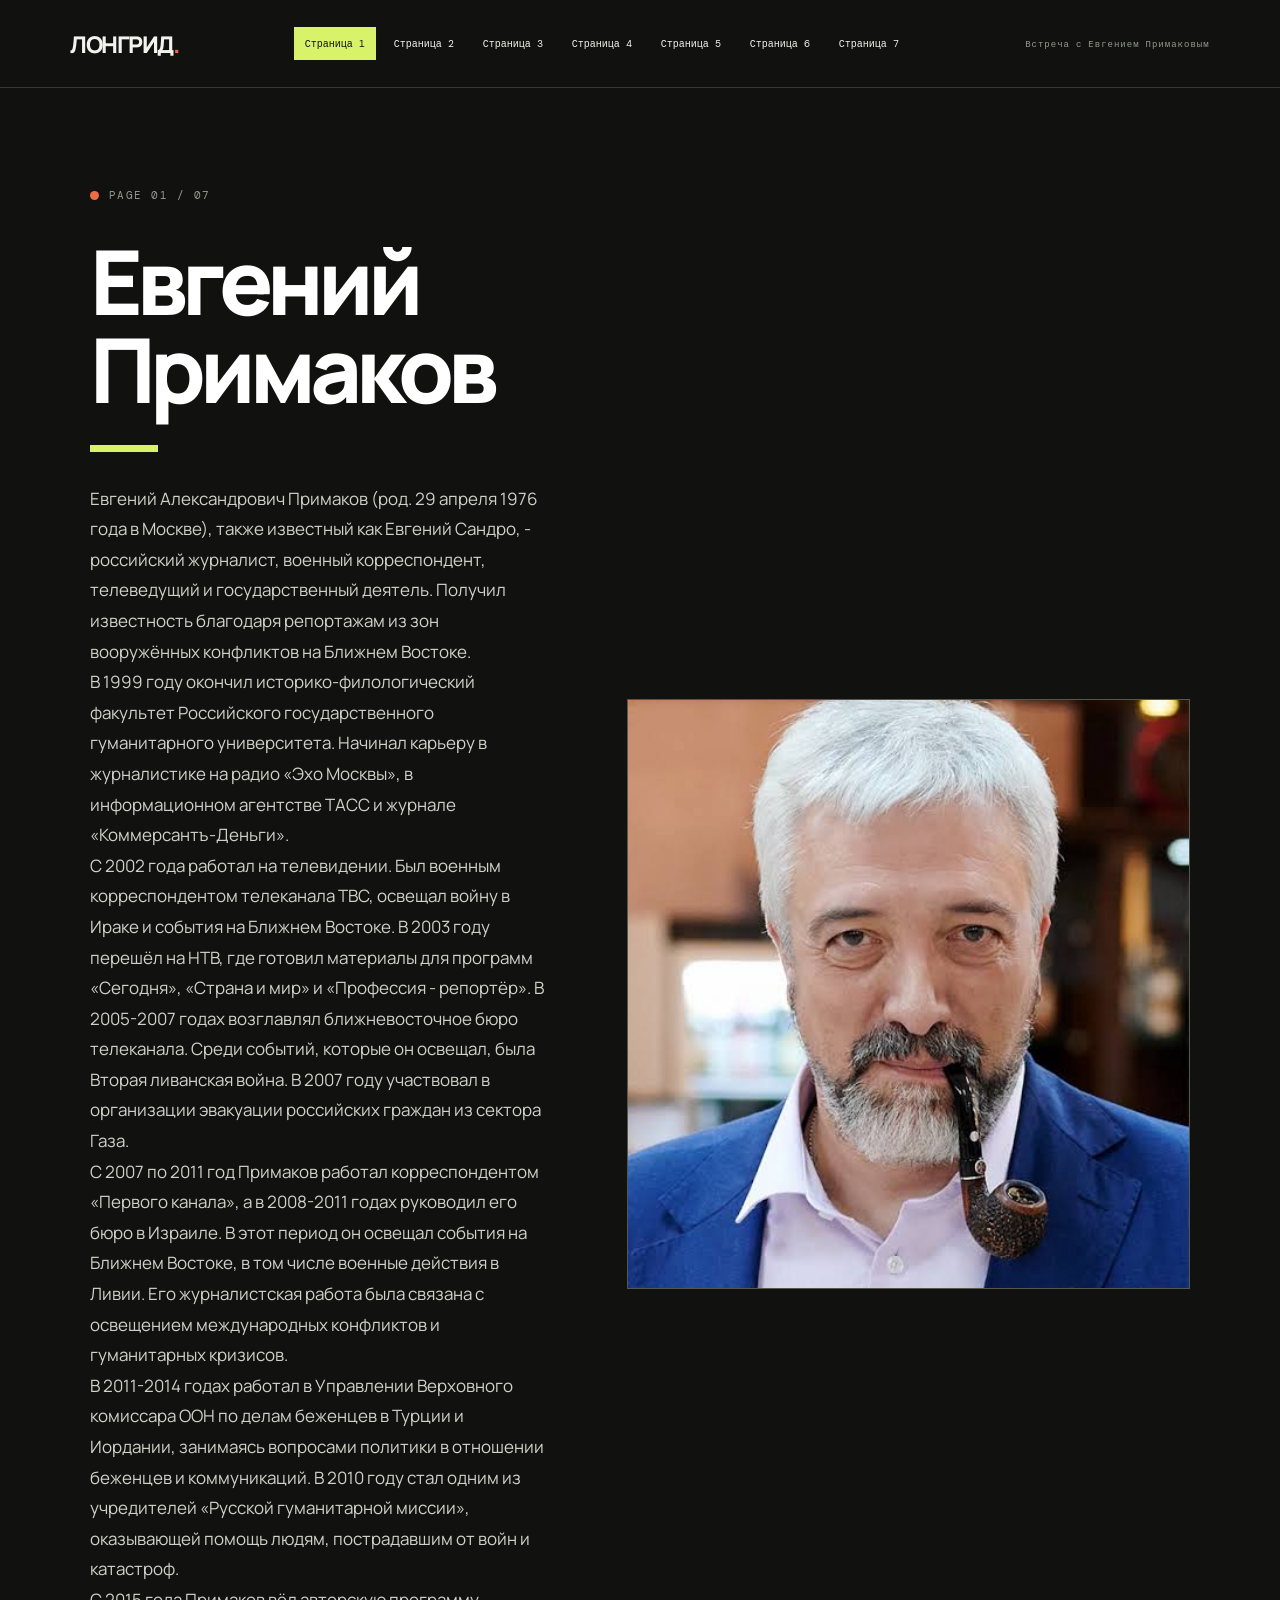
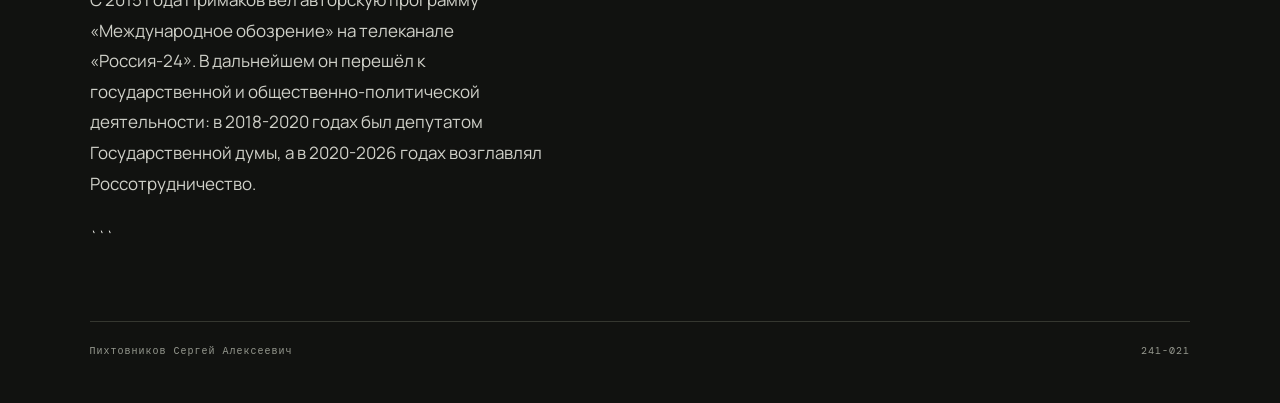
<file: index.html>
<!DOCTYPE html>
<html lang="ru">
<head>
<meta charset="UTF-8">
  <meta name="viewport" content="width=device-width, initial-scale=1.0">
  <title>Лонгрид</title>
  <link rel="icon" type="image/png" href="assets/photoo.png">
  <link rel="stylesheet" href="assets/style.css">
</head>
<body>
  <header class="header">
    <a href="index.html" class="logo">ЛОНГРИД<span>.</span></a>
    <nav class="navigation">
      <a href="index.html" class="active">Страница 1</a>
      <a href="page2.html">Страница 2</a>
      <a href="page3.html">Страница 3</a>
      <a href="page4.html">Страница 4</a>
      <a href="page5.html">Страница 5</a>
      <a href="page6.html">Страница 6</a>
      <a href="page7.html">Страница 7</a>
    </nav>
    <div class="header-mark">Встреча с Евгением Примаковым</div>
  </header>

  <main class="page">
  
<section class="hero">
  <div class="hero-text">
    <div class="eyebrow"><span></span> PAGE 01 / 07</div>
    <h1>Евгений Примаков</h1>
    <div class="short-line"></div>

    <p class="body-text">Евгений Александрович Примаков (род. 29 апреля 1976 года в Москве), также известный как Евгений Сандро, - российский журналист, военный корреспондент, телеведущий и государственный деятель. Получил известность благодаря репортажам из зон вооружённых конфликтов на Ближнем Востоке.</p>

    <p class="body-text">В 1999 году окончил историко-филологический факультет Российского государственного гуманитарного университета. Начинал карьеру в журналистике на радио «Эхо Москвы», в информационном агентстве ТАСС и журнале «Коммерсантъ-Деньги».</p>

    <p class="body-text">С 2002 года работал на телевидении. Был военным корреспондентом телеканала ТВС, освещал войну в Ираке и события на Ближнем Востоке. В 2003 году перешёл на НТВ, где готовил материалы для программ «Сегодня», «Страна и мир» и «Профессия - репортёр». В 2005-2007 годах возглавлял ближневосточное бюро телеканала. Среди событий, которые он освещал, была Вторая ливанская война. В 2007 году участвовал в организации эвакуации российских граждан из сектора Газа.</p>

    <p class="body-text">С 2007 по 2011 год Примаков работал корреспондентом «Первого канала», а в 2008-2011 годах руководил его бюро в Израиле. В этот период он освещал события на Ближнем Востоке, в том числе военные действия в Ливии. Его журналистская работа была связана с освещением международных конфликтов и гуманитарных кризисов.</p>

    <p class="body-text">В 2011-2014 годах работал в Управлении Верховного комиссара ООН по делам беженцев в Турции и Иордании, занимаясь вопросами политики в отношении беженцев и коммуникаций. В 2010 году стал одним из учредителей «Русской гуманитарной миссии», оказывающей помощь людям, пострадавшим от войн и катастроф.</p>

    <p class="body-text">С 2015 года Примаков вёл авторскую программу «Международное обозрение» на телеканале «Россия-24». В дальнейшем он перешёл к государственной и общественно-политической деятельности: в 2018-2020 годах был депутатом Государственной думы, а в 2020-2026 годах возглавлял Россотрудничество.</p>
  </div>

  <div class="image-slot">
    <img src="assets/photo.jpg.jpg" alt="Евгений Примаков" class="custom-image">
  </div>
</section>
```

    <footer class="footer">
      <span>Пихтовников Сергей Алексеевич</span>
     <a href="secret.html" target="_blank" rel="noopener noreferrer">241-021</a>
    </footer>
  </main>
</body>
</html>
</file>
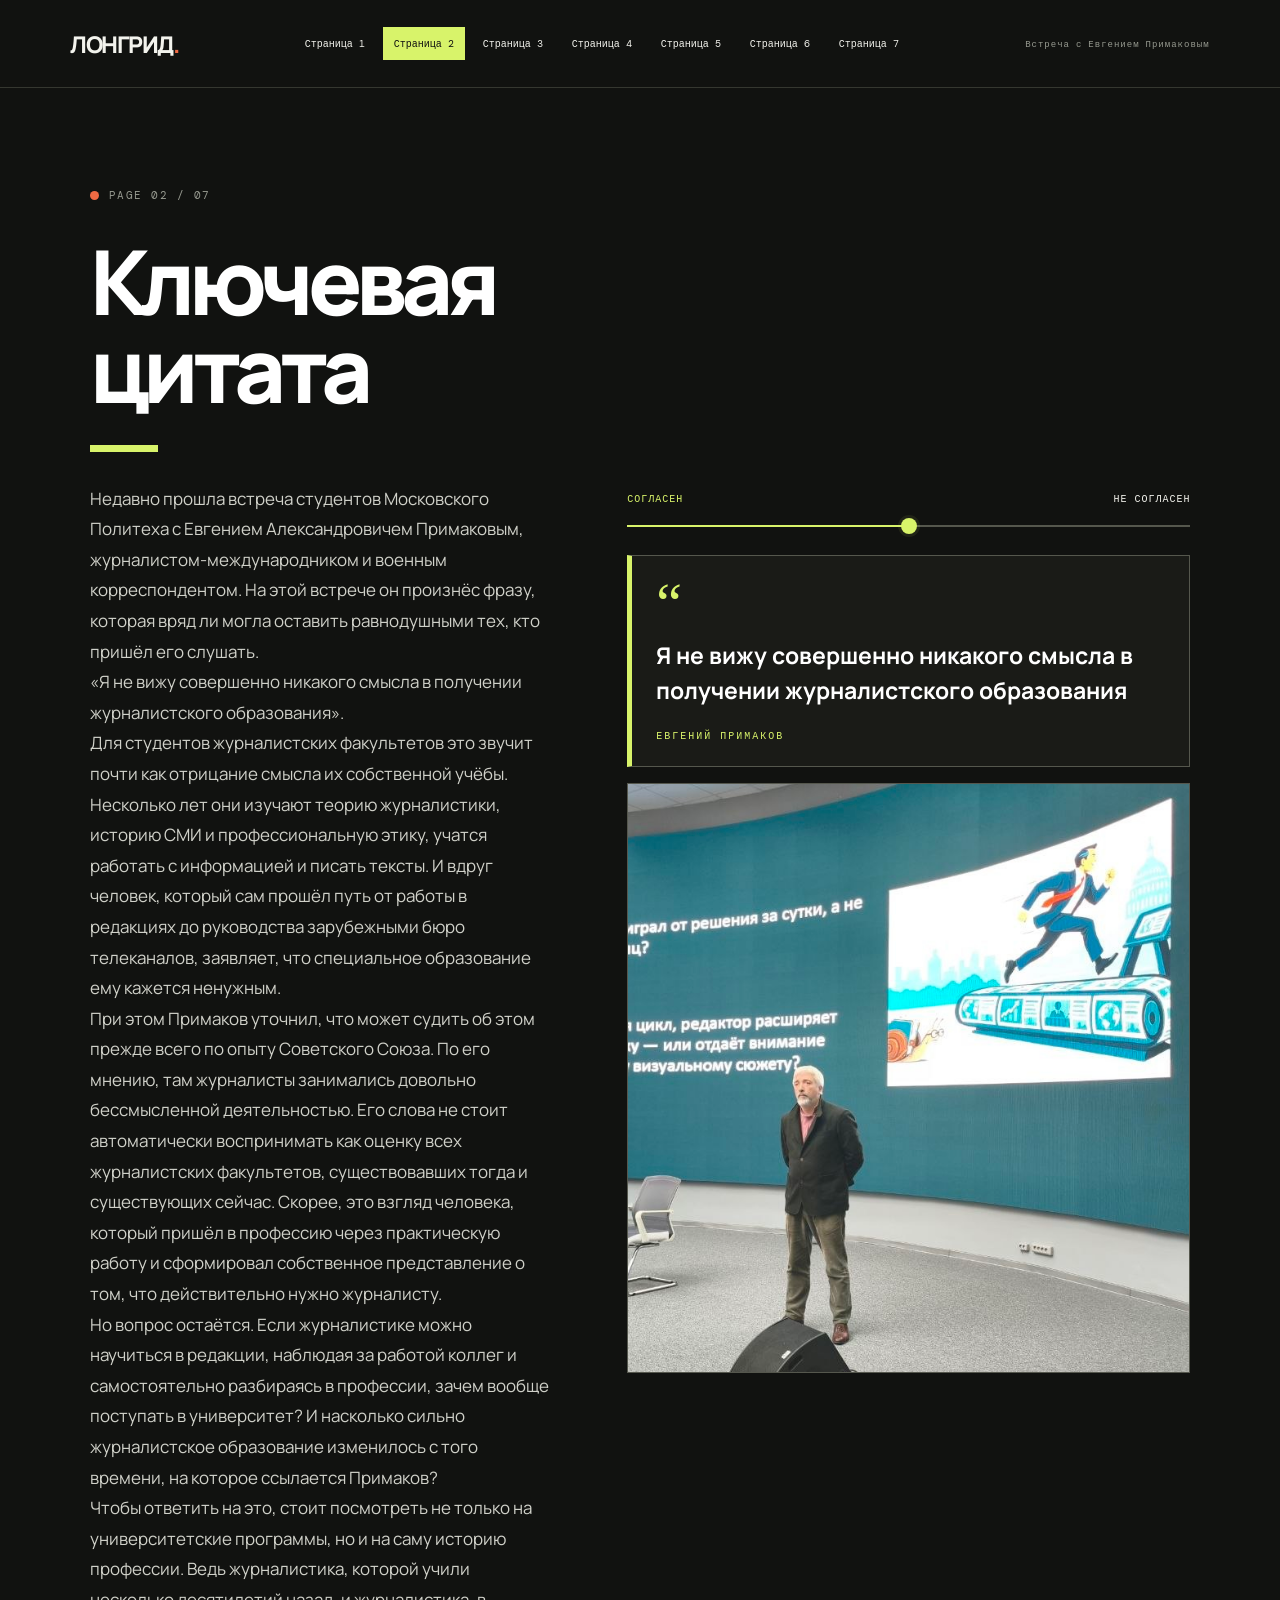
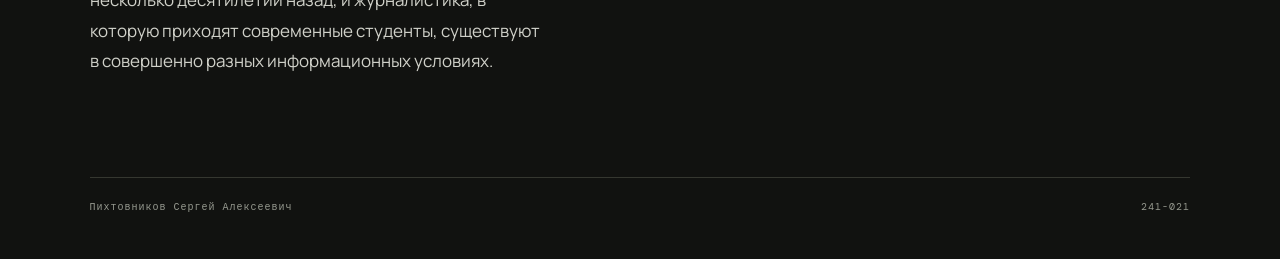
<file: page2.html>
<!DOCTYPE html>
<html lang="ru">
<head>
 <meta charset="UTF-8">
  <meta name="viewport" content="width=device-width, initial-scale=1.0">
  <title>Лонгрид</title>
  <link rel="icon" type="image/png" href="assets/photoo.png">
  <link rel="stylesheet" href="assets/style.css">

</head>
<body>
  <header class="header">
    <a href="index.html" class="logo">ЛОНГРИД<span>.</span></a>
    <nav class="navigation">
      <a href="index.html">Страница 1</a>
      <a href="page2.html" class="active">Страница 2</a>
      <a href="page3.html">Страница 3</a>
      <a href="page4.html">Страница 4</a>
      <a href="page5.html">Страница 5</a>
      <a href="page6.html">Страница 6</a>
      <a href="page7.html">Страница 7</a>
    </nav>
    <div class="header-mark">Встреча с Евгением Примаковым</div>
  </header>


  <main class="page">
    <section class="hero">
      <div class="hero-text">
        <div class="eyebrow"><span></span> PAGE 02 / 07</div>
<h1>Ключевая цитата</h1>
        <div class="short-line"></div>

        <p class="body-text">Недавно прошла встреча студентов Московского Политеха с  Евгением Александровичем Примаковым, журналистом-международником и военным корреспондентом. На этой встрече он произнёс фразу, которая вряд ли могла оставить равнодушными тех, кто пришёл его слушать.</p>
 <p class="body-text">«Я не вижу совершенно никакого смысла в получении журналистского образования».</p>
 <p class="body-text">Для студентов журналистских факультетов это звучит почти как отрицание смысла их собственной учёбы. Несколько лет они изучают теорию журналистики, историю СМИ и профессиональную этику, учатся работать с информацией и писать тексты. И вдруг человек, который сам прошёл путь от работы в редакциях до руководства зарубежными бюро телеканалов, заявляет, что специальное образование ему кажется ненужным.</p>
 <p class="body-text">При этом Примаков уточнил, что может судить об этом прежде всего по опыту Советского Союза. По его мнению, там журналисты занимались довольно бессмысленной деятельностью. Его слова не стоит автоматически воспринимать как оценку всех журналистских факультетов, существовавших тогда и существующих сейчас. Скорее, это взгляд человека, который пришёл в профессию через практическую работу и сформировал собственное представление о том, что действительно нужно журналисту.
<p class="body-text">Но вопрос остаётся. Если журналистике можно научиться в редакции, наблюдая за работой коллег и самостоятельно разбираясь в профессии, зачем вообще поступать в университет? И насколько сильно журналистское образование изменилось с того времени, на которое ссылается Примаков?</p>
 <p class="body-text">Чтобы ответить на это, стоит посмотреть не только на университетские программы, но и на саму историю профессии. Ведь журналистика, которой учили несколько десятилетий назад, и журналистика, в которую приходят современные студенты, существуют в совершенно разных информационных условиях.</p>
      </div>

     
<div class="image-column">

<div class="opinion-slider">
  <div class="slider-labels">
    <span>СОГЛАСЕН</span>
    <span>НЕ СОГЛАСЕН</span>
  </div>

  <input
    type="range"
    id="opinionRange"
    min="0"
    max="100"
    value="50"
    aria-label="Насколько вы согласны с высказыванием"
  >
</div>

  <div class="quote-container">
    <blockquote class="primakov-quote">
      <span class="quote-mark">“</span>
      <p>Я не вижу совершенно никакого смысла в получении журналистского образования</p>
      <span class="quote-author">ЕВГЕНИЙ ПРИМАКОВ</span>
    </blockquote>
  </div>

  <div class="image-slot">
    <img src="assets/photo2.jpg" alt="" class="custom-image">
  </div>

</div>


    </section>

    <footer class="footer">
      <span>Пихтовников Сергей Алексеевич</span>
     <a href="secret.html" target="_blank" rel="noopener noreferrer">241-021</a>
    </footer>
  </main>
</body>
</html>
</file>
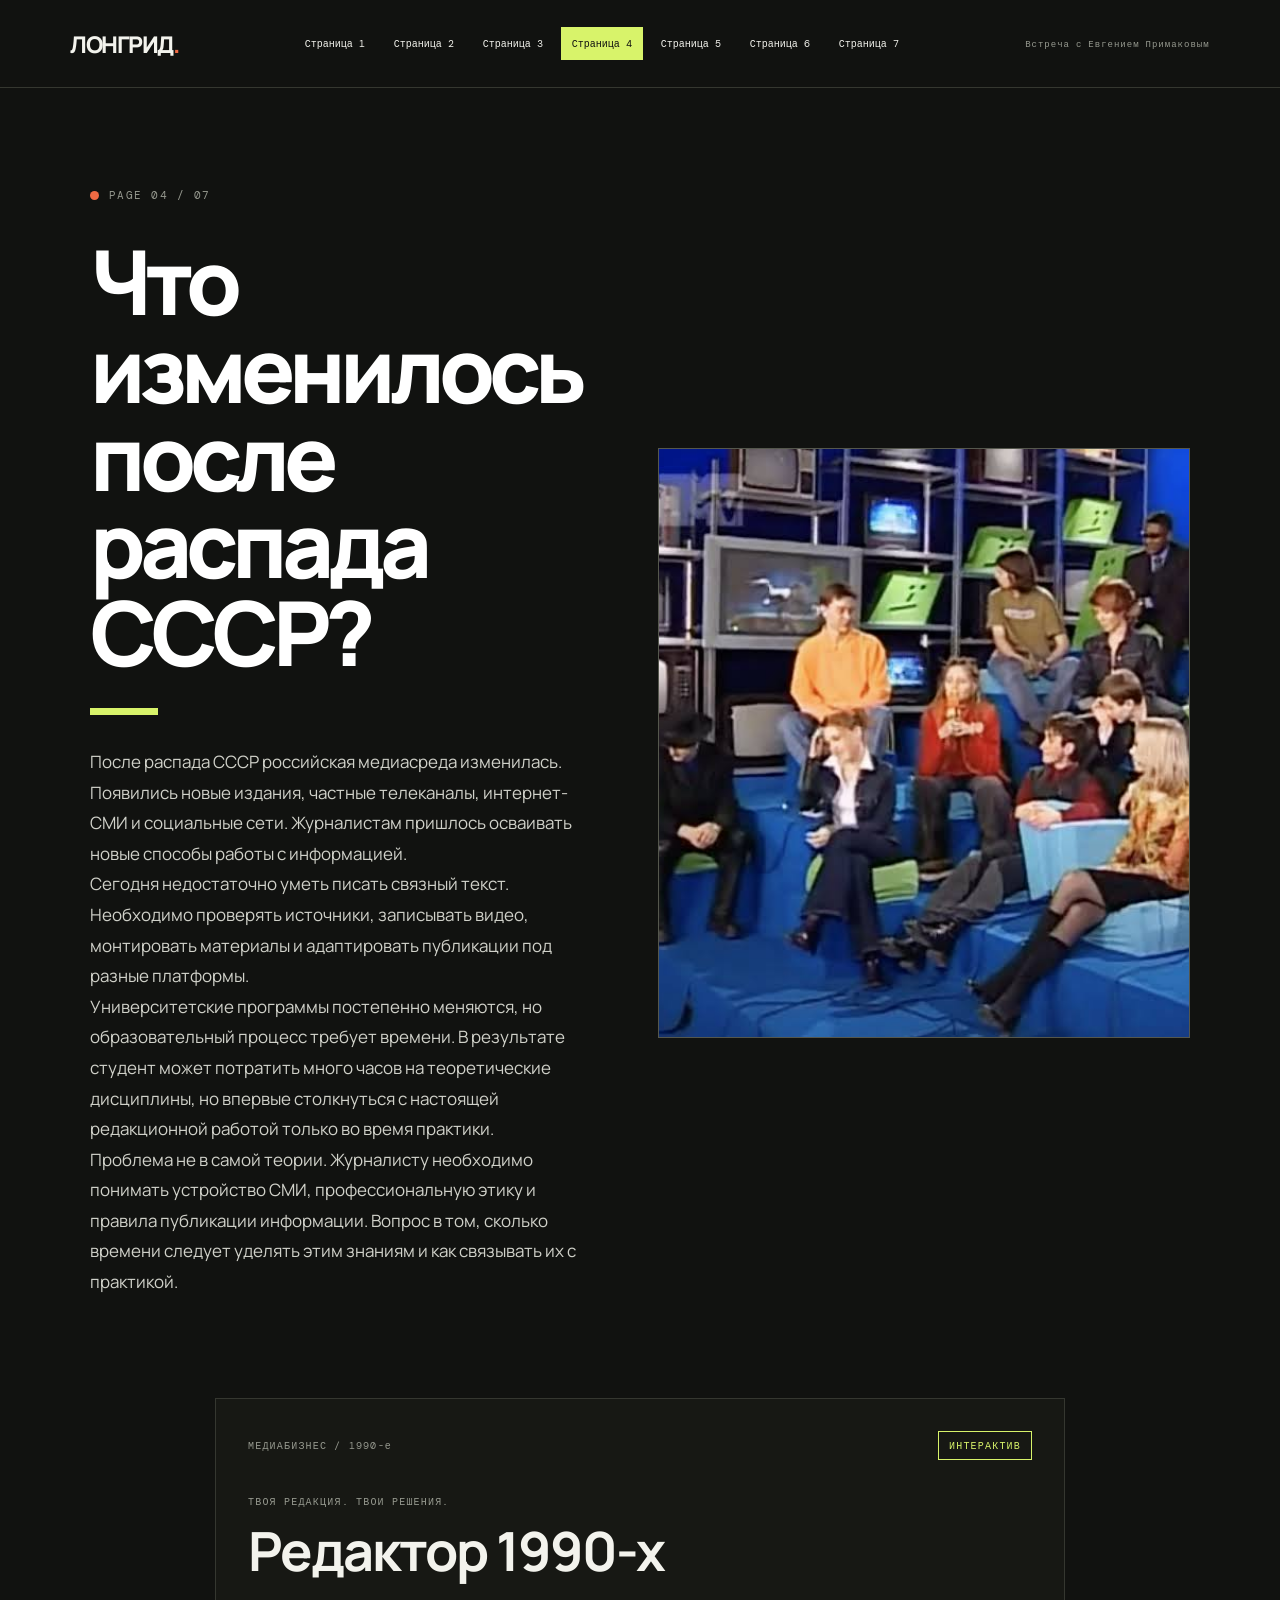
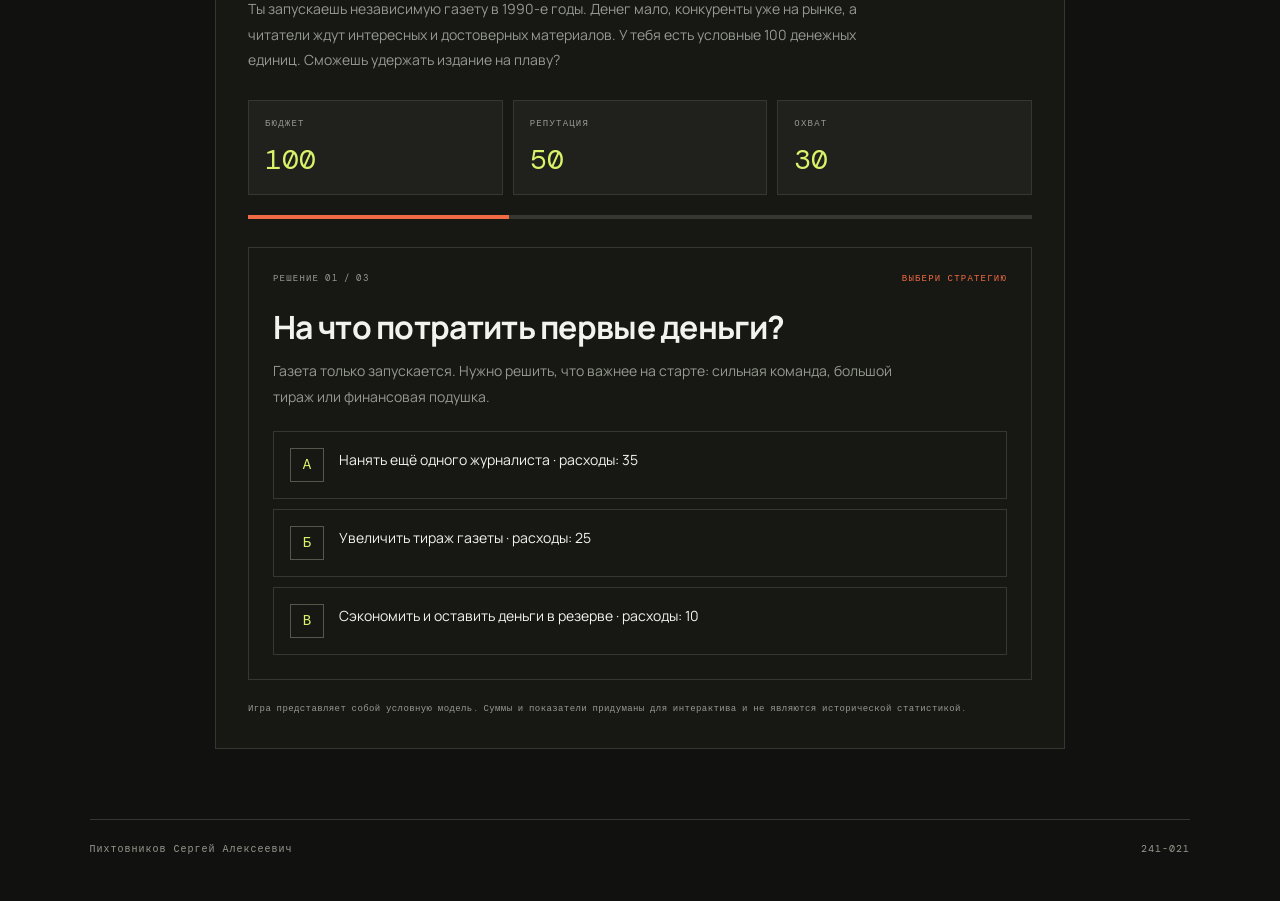
<file: page4.html>
<!DOCTYPE html>
<html lang="ru">
<head>
 <meta charset="UTF-8">
  <meta name="viewport" content="width=device-width, initial-scale=1.0">
  <title>Лонгрид</title>
  <link rel="icon" type="image/png" href="assets/photoo.png">
  <link rel="stylesheet" href="assets/style.css">

</head>
<body>
  <header class="header">
    <a href="index.html" class="logo">ЛОНГРИД<span>.</span></a>
    <nav class="navigation">
      <a href="index.html">Страница 1</a>
      <a href="page2.html">Страница 2</a>
      <a href="page3.html">Страница 3</a>
      <a href="page4.html" class="active">Страница 4</a>
      <a href="page5.html">Страница 5</a>
      <a href="page6.html">Страница 6</a>
      <a href="page7.html">Страница 7</a>
    </nav>
    <div class="header-mark">Встреча с Евгением Примаковым</div>
  </header>

  <main class="page">
    <section class="hero">
      <div class="hero-text">
        <div class="eyebrow"><span></span> PAGE 04 / 07</div>
        <h1>Что изменилось после распада СССР?</h1>
        <div class="short-line"></div>
        <p class="body-text">После распада СССР российская медиасреда изменилась. Появились новые издания, частные телеканалы, интернет-СМИ и социальные сети. Журналистам пришлось осваивать новые способы работы с информацией.</p>
<p class="body-text">Сегодня недостаточно уметь писать связный текст. Необходимо проверять источники, записывать видео, монтировать материалы и адаптировать публикации под разные платформы.</p>
 <p class="body-text">Университетские программы постепенно меняются, но образовательный процесс требует времени. В результате студент может потратить много часов на теоретические дисциплины, но впервые столкнуться с настоящей редакционной работой только во время практики.</p>
 <p class="body-text">Проблема не в самой теории. Журналисту необходимо понимать устройство СМИ, профессиональную этику и правила публикации информации. Вопрос в том, сколько времени следует уделять этим знаниям и как связывать их с практикой.
</p>
      </div>

      <div class="image-slot">
  <img src="assets/photo4.jpg" alt="" class="custom-image">
</div>
    </section>

<section class="editor-game" id="editor-game">
  <div class="game-top">
    <span class="game-label">МЕДИАБИЗНЕС / 1990-е</span>
    <span class="game-tag">ИНТЕРАКТИВ</span>
  </div>

  <div class="game-heading">
    <span class="game-kicker">ТВОЯ РЕДАКЦИЯ. ТВОИ РЕШЕНИЯ.</span>
    <h2>Редактор 1990-х</h2>
    <p>
      Ты запускаешь независимую газету в 1990-е годы.
      Денег мало, конкуренты уже на рынке, а читатели ждут
      интересных и достоверных материалов. У тебя есть
      условные 100 денежных единиц. Сможешь удержать издание на плаву?
    </p>
  </div>

  <div class="game-stats">
    <div class="game-stat">
      <span>БЮДЖЕТ</span>
      <strong id="game-budget">100</strong>
    </div>
    <div class="game-stat">
      <span>РЕПУТАЦИЯ</span>
      <strong id="game-reputation">50</strong>
    </div>
    <div class="game-stat">
      <span>ОХВАТ</span>
      <strong id="game-reach">30</strong>
    </div>
  </div>

  <div class="game-progress">
    <div class="game-progress-fill" id="game-progress-fill"></div>
  </div>

  <div class="game-round">
    <div class="game-round-top">
      <span id="game-round-number">РЕШЕНИЕ 01 / 03</span>
      <span class="game-round-label">ВЫБЕРИ СТРАТЕГИЮ</span>
    </div>

    <h3 id="game-question">С чего начнём?</h3>
    <p class="game-description" id="game-description"></p>

    <div class="game-choices" id="game-choices"></div>

    <div class="game-message" id="game-message" hidden aria-live="polite">
      <span class="game-message-label" id="game-message-label"></span>
      <p id="game-message-text"></p>
      <button class="game-next" id="game-next">Следующее решение ↗</button>
    </div>
  </div>

  <div class="game-ending" id="game-ending" hidden aria-live="polite">
    <span class="game-ending-label">ИТОГ РЕДАКЦИОННОЙ СТРАТЕГИИ</span>
    <h3 id="game-ending-title"></h3>
    <p id="game-ending-text"></p>

    <div class="game-final-stats" id="game-final-stats"></div>

    <button class="game-restart" id="game-restart">
      Начать заново ↻
    </button>
  </div>

  <p class="game-note">
    Игра представляет собой условную модель. Суммы и показатели
    придуманы для интерактива и не являются исторической статистикой.
  </p>
</section>


    <footer class="footer">
      <span>Пихтовников Сергей Алексеевич</span>
      <span>241-021</span>
    </footer>
  </main>

<script>
(function () {
  const game = document.getElementById('editor-game');
  if (!game) return;

  const budgetEl = document.getElementById('game-budget');
  const reputationEl = document.getElementById('game-reputation');
  const reachEl = document.getElementById('game-reach');
  const progressFill = document.getElementById('game-progress-fill');

  const roundNumber = document.getElementById('game-round-number');
  const questionEl = document.getElementById('game-question');
  const descriptionEl = document.getElementById('game-description');
  const choicesEl = document.getElementById('game-choices');

  const messageEl = document.getElementById('game-message');
  const messageLabel = document.getElementById('game-message-label');
  const messageText = document.getElementById('game-message-text');
  const nextButton = document.getElementById('game-next');

  const endingEl = document.getElementById('game-ending');
  const endingTitle = document.getElementById('game-ending-title');
  const endingText = document.getElementById('game-ending-text');
  const finalStats = document.getElementById('game-final-stats');
  const restartButton = document.getElementById('game-restart');

  const rounds = [
    {
      question: 'На что потратить первые деньги?',
      description:
        'Газета только запускается. Нужно решить, что важнее на старте: сильная команда, большой тираж или финансовая подушка.',
      choices: [
        {
          title: 'Нанять ещё одного журналиста',
          cost: 35,
          reputation: 10,
          reach: 5,
          feedback:
            'В редакции стало больше рабочих рук. Журналисты смогут готовить больше материалов, но на печать и другие расходы останется меньше денег.'
        },
        {
          title: 'Увеличить тираж газеты',
          cost: 25,
          reputation: 0,
          reach: 15,
          feedback:
            'Газета попадёт к большему числу читателей. Но сам по себе большой тираж не гарантирует, что издание будут покупать и читать постоянно.'
        },
        {
          title: 'Сэкономить и оставить деньги в резерве',
          cost: 10,
          reputation: 0,
          reach: 2,
          feedback:
            'У редакции остаётся финансовая подушка на непредвиденные расходы. Однако экономия на старте может замедлить рост издания.'
        }
      ]
    },
    {
      question: 'Как завоевать доверие читателей?',
      description:
        'Конкуренты публикуют громкие заголовки. Тебе нужен материал, который выделит газету, но бюджет по-прежнему ограничен.',
      choices: [
        {
          title: 'Оплатить журналистское расследование',
          cost: 30,
          reputation: 18,
          reach: 5,
          feedback:
            'Расследование может укрепить репутацию издания, если информация подтверждена и материал подготовлен качественно. Но результат не гарантирован, а работа требует времени и денег.'
        },
        {
          title: 'Сделать ставку на сенсационные заголовки',
          cost: 15,
          reputation: -8,
          reach: 15,
          feedback:
            'Яркие заголовки способны привлечь внимание и увеличить продажи. Но если обещания не соответствуют содержанию, читатели могут перестать доверять газете.'
        },
        {
          title: 'Проверять сведения и брать интервью у нескольких источников',
          cost: 20,
          reputation: 10,
          reach: 7,
          feedback:
            'Редакция тратит ресурсы на проверку информации, зато снижает риск ошибок. Последовательная работа с источниками помогает постепенно укреплять доверие аудитории.'
        }
      ]
    },
    {
      question: 'Как удержать газету на плаву?',
      description:
        'Расходы растут. Нужно решить, как обеспечить будущее издания и при этом не потерять читателей.',
      choices: [
        {
          title: 'Вложиться в печать и распространение',
          cost: 25,
          reputation: 2,
          reach: 18,
          feedback:
            'Больше экземпляров могут добраться до аудитории. Но важно учитывать спрос: непроданный тираж тоже означает расходы.'
        },
        {
          title: 'Продать рекламные места',
          cost: 10,
          reputation: -2,
          reach: 3,
          feedback:
            'Реклама помогает покрывать расходы редакции. Однако изданию важно сохранять редакционную самостоятельность и не позволять рекламным интересам диктовать содержание материалов.'
        },
        {
          title: 'Сохранить деньги и развивать постоянную аудиторию',
          cost: 15,
          reputation: 8,
          reach: 5,
          feedback:
            'Ты делаешь ставку на устойчивое развитие: регулярные материалы, доверие читателей и контроль расходов. Такой подход не обещает быстрого роста, но помогает избежать лишнего риска.'
        }
      ]
    }
  ];

  let currentRound = 0;
  let budget = 100;
  let reputation = 50;
  let reach = 30;
  let selected = false;

  function clamp(value) {
    return Math.max(0, Math.min(100, value));
  }

  function updateStats() {
    budgetEl.textContent = budget;
    reputationEl.textContent = reputation;
    reachEl.textContent = reach;
  }

  function renderRound() {
    const round = rounds[currentRound];

    selected = false;
    messageEl.hidden = true;
    choicesEl.innerHTML = '';

    roundNumber.textContent =
      'РЕШЕНИЕ 0' + (currentRound + 1) + ' / 03';

    questionEl.textContent = round.question;
    descriptionEl.textContent = round.description;

    progressFill.style.width =
      ((currentRound + 1) / rounds.length * 100) + '%';

    round.choices.forEach(function (choice, index) {
      const button = document.createElement('button');
      button.type = 'button';
      button.className = 'game-choice';

      const letter = document.createElement('span');
      letter.className = 'game-choice-letter';
      letter.textContent = ['А', 'Б', 'В'][index];

      const content = document.createElement('span');
      content.textContent =
        choice.title + ' · расходы: ' + choice.cost;

      button.appendChild(letter);
      button.appendChild(content);

      if (budget < choice.cost) {
        button.disabled = true;
        content.textContent += ' · недостаточно средств';
      }

      button.addEventListener('click', function () {
        chooseOption(button, choice);
      });

      choicesEl.appendChild(button);
    });

    updateStats();
  }

  function chooseOption(button, choice) {
    if (selected || budget < choice.cost) return;

    selected = true;

    budget -= choice.cost;
    reputation = clamp(reputation + choice.reputation);
    reach = clamp(reach + choice.reach);

    updateStats();

    choicesEl.querySelectorAll('button').forEach(function (option) {
      option.disabled = true;
      option.classList.remove('selected');
    });

    button.classList.add('selected');

    messageLabel.textContent =
      'РЕШЕНИЕ ПРИНЯТО / −' + choice.cost + ' ЕД.';

    messageText.textContent = choice.feedback;
    messageEl.hidden = false;

    nextButton.textContent =
      currentRound === rounds.length - 1
        ? 'Подвести итоги ↗'
        : 'Следующее решение ↗';
  }

  function showEnding() {
    document.querySelector('#editor-game .game-round').hidden = true;
    endingEl.hidden = false;
    progressFill.style.width = '100%';

    if (budget <= 0) {
      endingTitle.textContent = 'Редакция на грани';
      endingText.textContent =
        'Почти все средства потрачены. Даже при хорошей репутации ' +
        'изданию будет трудно оплачивать дальнейшую работу. ' +
        'Финансовое планирование оказалось не менее важным, чем содержание газеты.';
    } else if (reputation >= 70 && reach >= 60) {
      endingTitle.textContent = 'Газета нашла свою аудиторию';
      endingText.textContent =
        'Тебе удалось совместить доверие читателей с заметным охватом. ' +
        'Теперь важно удерживать качество материалов и следить за расходами.';
    } else if (reputation >= 65) {
      endingTitle.textContent = 'Репутация важнее громких цифр';
      endingText.textContent =
        'Ты сделал ставку на достоверность и доверие аудитории. ' +
        'Газета может расти медленнее конкурентов, но у неё есть основа ' +
        'для долгосрочных отношений с читателями.';
    } else if (reach >= 60) {
      endingTitle.textContent = 'Газету заметили';
      endingText.textContent =
        'Твоё издание привлекло широкую аудиторию, но теперь важно ' +
        'превратить внимание в устойчивое доверие. Большой охват ' +
        'не всегда означает сильную репутацию.';
    } else if (budget >= 40) {
      endingTitle.textContent = 'Осторожная стратегия';
      endingText.textContent =
        'Ты сохранил заметную часть бюджета, но газета пока не стала ' +
        'достаточно заметной. Следующий шаг - решить, когда стоит ' +
        'вкладываться в развитие, а когда продолжать экономить.';
    } else {
      endingTitle.textContent = 'Редакция продолжает борьбу';
      endingText.textContent =
        'Твои решения дали неоднозначный результат. У издания есть ' +
        'сильные стороны, но придётся внимательнее распределять расходы, ' +
        'развивать аудиторию и сохранять доверие читателей.';
    }

    finalStats.innerHTML = '';

    [
      ['БЮДЖЕТ', budget],
      ['РЕПУТАЦИЯ', reputation],
      ['ОХВАТ', reach]
    ].forEach(function (item) {
      const card = document.createElement('div');
      card.className = 'game-final-stat';

      const label = document.createElement('span');
      label.textContent = item[0];

      const value = document.createElement('strong');
      value.textContent = item[1];

      card.appendChild(label);
      card.appendChild(value);
      finalStats.appendChild(card);
    });
  }

  nextButton.addEventListener('click', function () {
    if (!selected) return;

    if (currentRound < rounds.length - 1) {
      currentRound += 1;
      renderRound();
    } else {
      showEnding();
    }
  });

  restartButton.addEventListener('click', function () {
    currentRound = 0;
    budget = 100;
    reputation = 50;
    reach = 30;

    endingEl.hidden = true;
    document.querySelector('#editor-game .game-round').hidden = false;

    renderRound();
  });

  renderRound();
})();
</script>

</body>
</html>
</file>
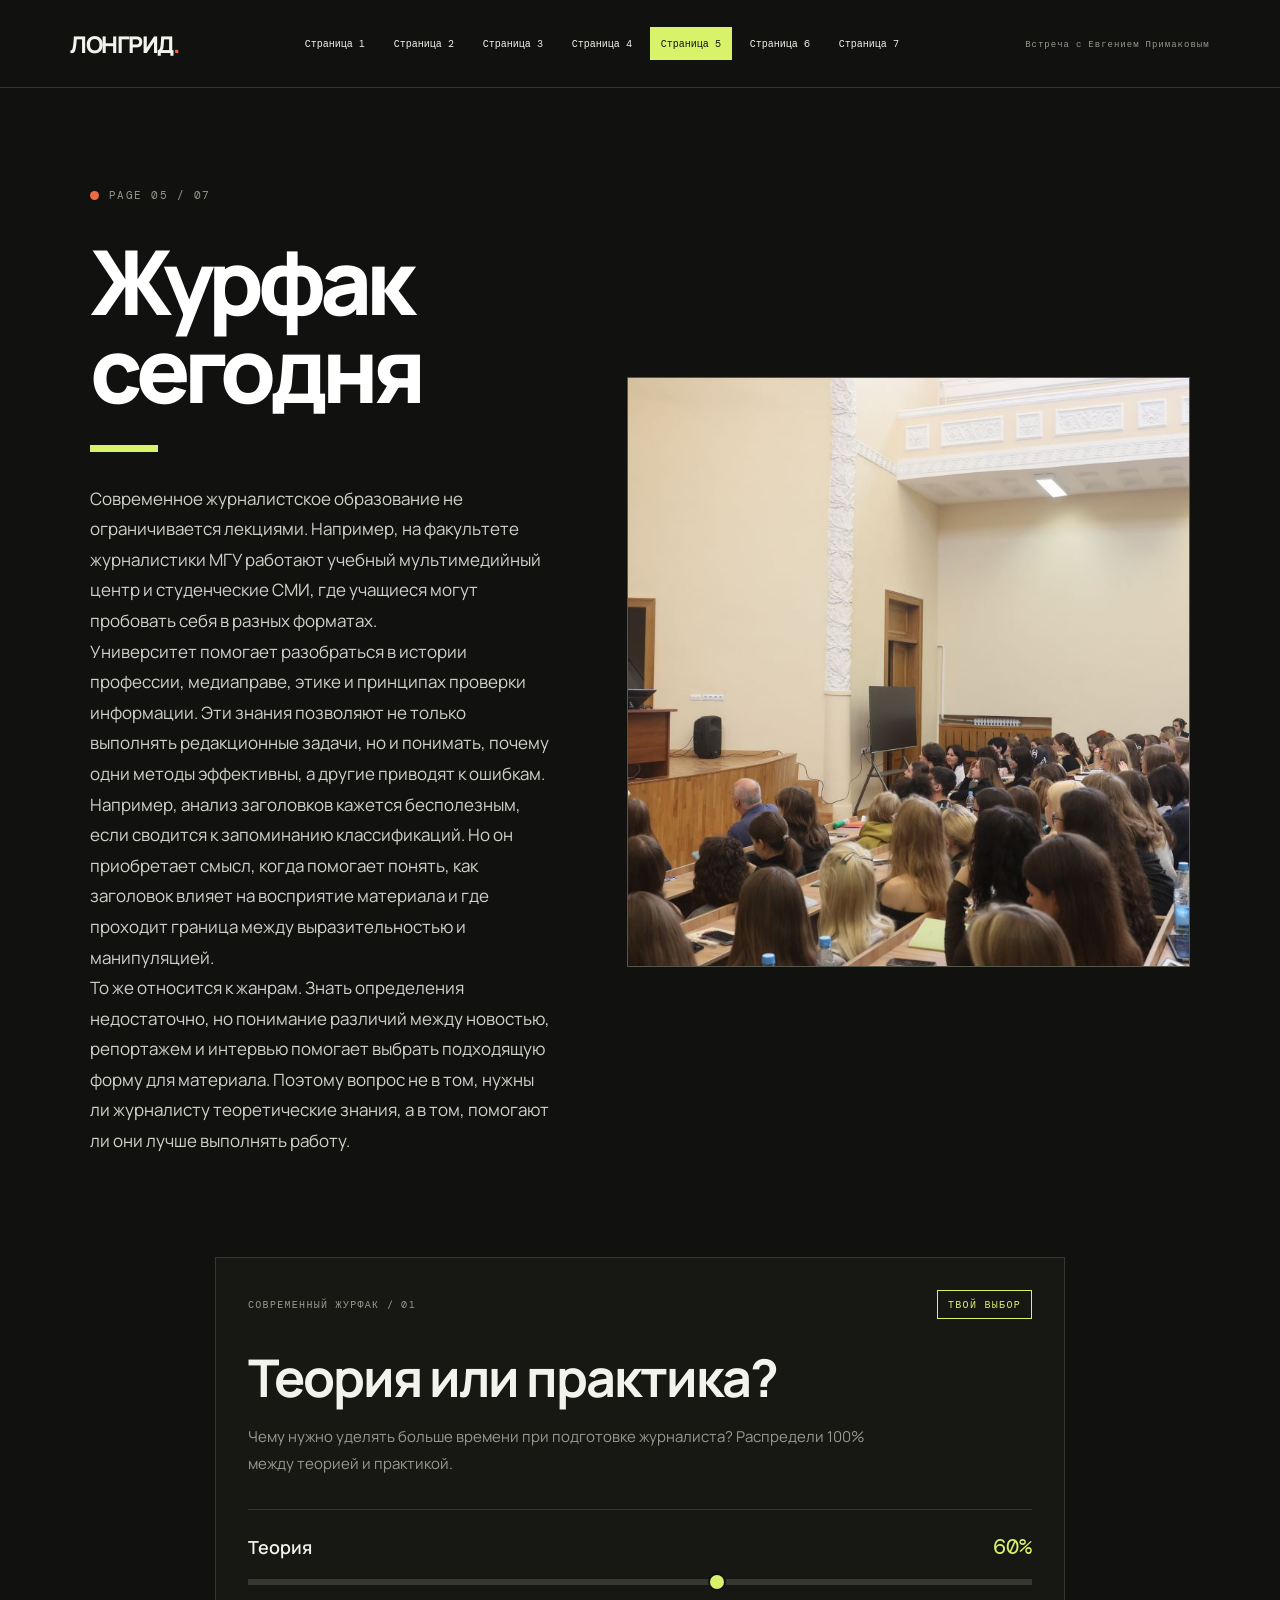
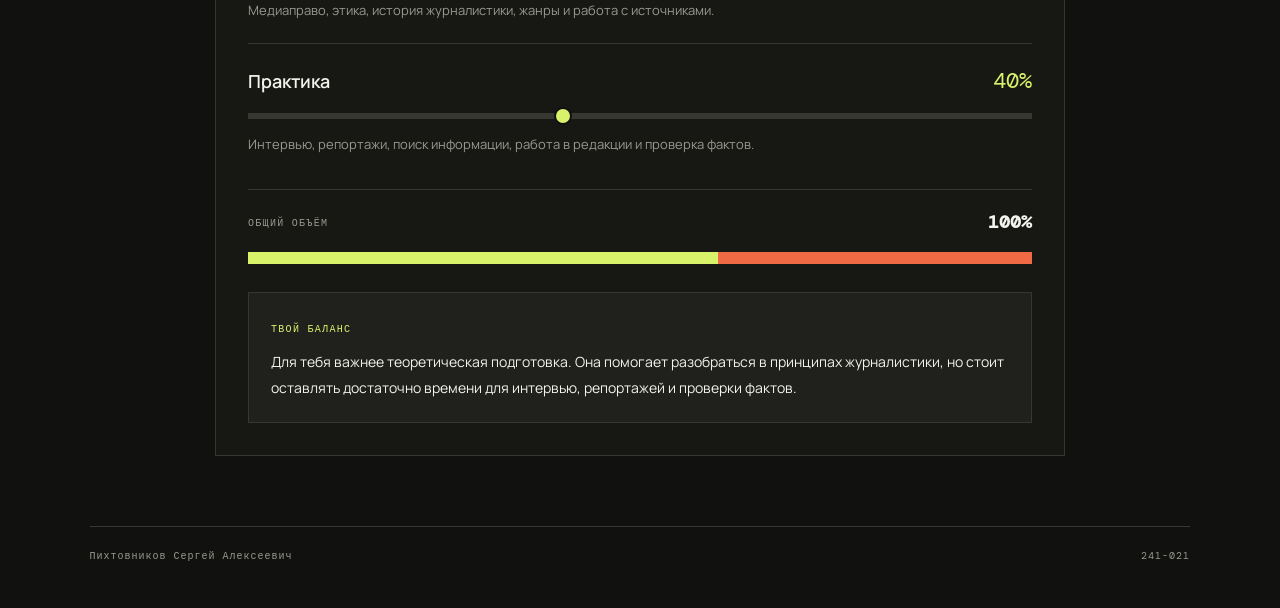
<file: page5.html>
<!DOCTYPE html>
<html lang="ru">
<head>
 <meta charset="UTF-8">
  <meta name="viewport" content="width=device-width, initial-scale=1.0">
  <title>Лонгрид</title>
  <link rel="icon" type="image/png" href="assets/photoo.png">
  <link rel="stylesheet" href="assets/style.css">

</head>
<body>
  <header class="header">
    <a href="index.html" class="logo">ЛОНГРИД<span>.</span></a>
    <nav class="navigation">
      <a href="index.html">Страница 1</a>
      <a href="page2.html">Страница 2</a>
      <a href="page3.html">Страница 3</a>
      <a href="page4.html">Страница 4</a>
      <a href="page5.html" class="active">Страница 5</a>
      <a href="page6.html">Страница 6</a>
      <a href="page7.html">Страница 7</a>
    </nav>
    <div class="header-mark">Встреча с Евгением Примаковым</div>
  </header>

  <main class="page">
    <section class="hero">
      <div class="hero-text">
        <div class="eyebrow"><span></span> PAGE 05 / 07</div>
        <h1>Журфак сегодня</h1>
        <div class="short-line"></div>
        <p class="body-text">Современное журналистское образование не ограничивается лекциями. Например, на факультете журналистики МГУ работают учебный мультимедийный центр и студенческие СМИ, где учащиеся могут пробовать себя в разных форматах.</p>
<p class="body-text">Университет помогает разобраться в истории профессии, медиаправе, этике и принципах проверки информации. Эти знания позволяют не только выполнять редакционные задачи, но и понимать, почему одни методы эффективны, а другие приводят к ошибкам.</p>
<p class="body-text">Например, анализ заголовков кажется бесполезным, если сводится к запоминанию классификаций. Но он приобретает смысл, когда помогает понять, как заголовок влияет на восприятие материала и где проходит граница между выразительностью и манипуляцией.</p>
<p class="body-text">То же относится к жанрам. Знать определения недостаточно, но понимание различий между новостью, репортажем и интервью помогает выбрать подходящую форму для материала.
Поэтому вопрос не в том, нужны ли журналисту теоретические знания, а в том, помогают ли они лучше выполнять работу.</p>
      </div>

     <div class="image-slot">
  <img src="assets/photo5.jpg" alt class="custom-image">
</div>
    </section>


<section class="balance-test">
  <div class="balance-top">
    <span class="balance-label">СОВРЕМЕННЫЙ ЖУРФАК / 01</span>
    <span class="balance-status">ТВОЙ ВЫБОР</span>
  </div>

  <h2>Теория или практика?</h2>

  <p class="balance-intro">
    Чему нужно уделять больше времени при подготовке журналиста?
    Распредели 100% между теорией и практикой.
  </p>

  <div class="balance-item">
    <div class="balance-heading">
      <label for="theory-slider">Теория</label>
      <span id="theory-value">60%</span>
    </div>
    <input
      type="range"
      id="theory-slider"
      min="0"
      max="100"
      value="60"
      aria-label="Доля теории"
    />
    <p class="balance-description">
      Медиаправо, этика, история журналистики, жанры и работа с источниками.
    </p>
  </div>

  <div class="balance-item">
    <div class="balance-heading">
      <label for="practice-slider">Практика</label>
      <span id="practice-value">40%</span>
    </div>
    <input
      type="range"
      id="practice-slider"
      min="0"
      max="100"
      value="40"
      aria-label="Доля практики"
    />
    <p class="balance-description">
      Интервью, репортажи, поиск информации, работа в редакции и проверка фактов.
    </p>
  </div>

  <div class="balance-total">
    <span>ОБЩИЙ ОБЪЁМ</span>
    <strong id="balance-total">100%</strong>
  </div>

  <div class="balance-bar" aria-label="Распределение теории и практики">
    <div class="balance-bar-theory" id="theory-bar"></div>
    <div class="balance-bar-practice" id="practice-bar"></div>
  </div>

  <div class="balance-result" aria-live="polite">
    <span class="balance-result-label">ТВОЙ БАЛАНС</span>
    <p id="balance-feedback">
      Ты выбираешь относительно равный баланс теории и практики.
    </p>
  </div>
</section>


    <footer class="footer">
      <span>Пихтовников Сергей Алексеевич</span>
      <span>241-021</span>
    </footer>
  </main>

<script>
  const theorySlider = document.getElementById('theory-slider');
  const practiceSlider = document.getElementById('practice-slider');

  const theoryValue = document.getElementById('theory-value');
  const practiceValue = document.getElementById('practice-value');

  const theoryBar = document.getElementById('theory-bar');
  const practiceBar = document.getElementById('practice-bar');

  const balanceFeedback = document.getElementById('balance-feedback');

  function updateBalance(changedSlider) {
    let theory = Number(theorySlider.value);
    let practice = 100 - theory;

    if (changedSlider === 'practice') {
      practice = Number(practiceSlider.value);
      theory = 100 - practice;
    }

    theorySlider.value = theory;
    practiceSlider.value = practice;

    theoryValue.textContent = theory + '%';
    practiceValue.textContent = practice + '%';

    theoryBar.style.width = theory + '%';
    practiceBar.style.width = practice + '%';

    if (theory >= 70) {
      balanceFeedback.textContent =
        'Ты делаешь ставку на фундаментальные знания. Теория помогает понимать профессию, но без редакционной практики эти знания трудно применить в реальной работе.';
    } else if (practice >= 70) {
      balanceFeedback.textContent =
        'Ты считаешь, что журналистике лучше учиться в деле. Практика помогает освоить профессию, однако без знания этики, права и методов проверки информации легко допустить ошибку.';
    } else if (theory >= 45 && practice >= 45) {
      balanceFeedback.textContent =
        'Ты выбираешь относительно равный баланс теории и практики. Такой подход позволяет изучать основы профессии и одновременно учиться применять их в редакционной работе.';
    } else if (theory > practice) {
      balanceFeedback.textContent =
        'Для тебя важнее теоретическая подготовка. Она помогает разобраться в принципах журналистики, но стоит оставлять достаточно времени для интервью, репортажей и проверки фактов.';
    } else {
      balanceFeedback.textContent =
        'Ты отдаёшь предпочтение практике. Работа над реальными материалами развивает профессиональные навыки, но теория помогает принимать обоснованные решения и избегать типичных ошибок.';
    }
  }

  theorySlider.addEventListener('input', function() {
    updateBalance('theory');
  });

  practiceSlider.addEventListener('input', function() {
    updateBalance('practice');
  });

  updateBalance('theory');
</script>

</body>
</html>
</file>
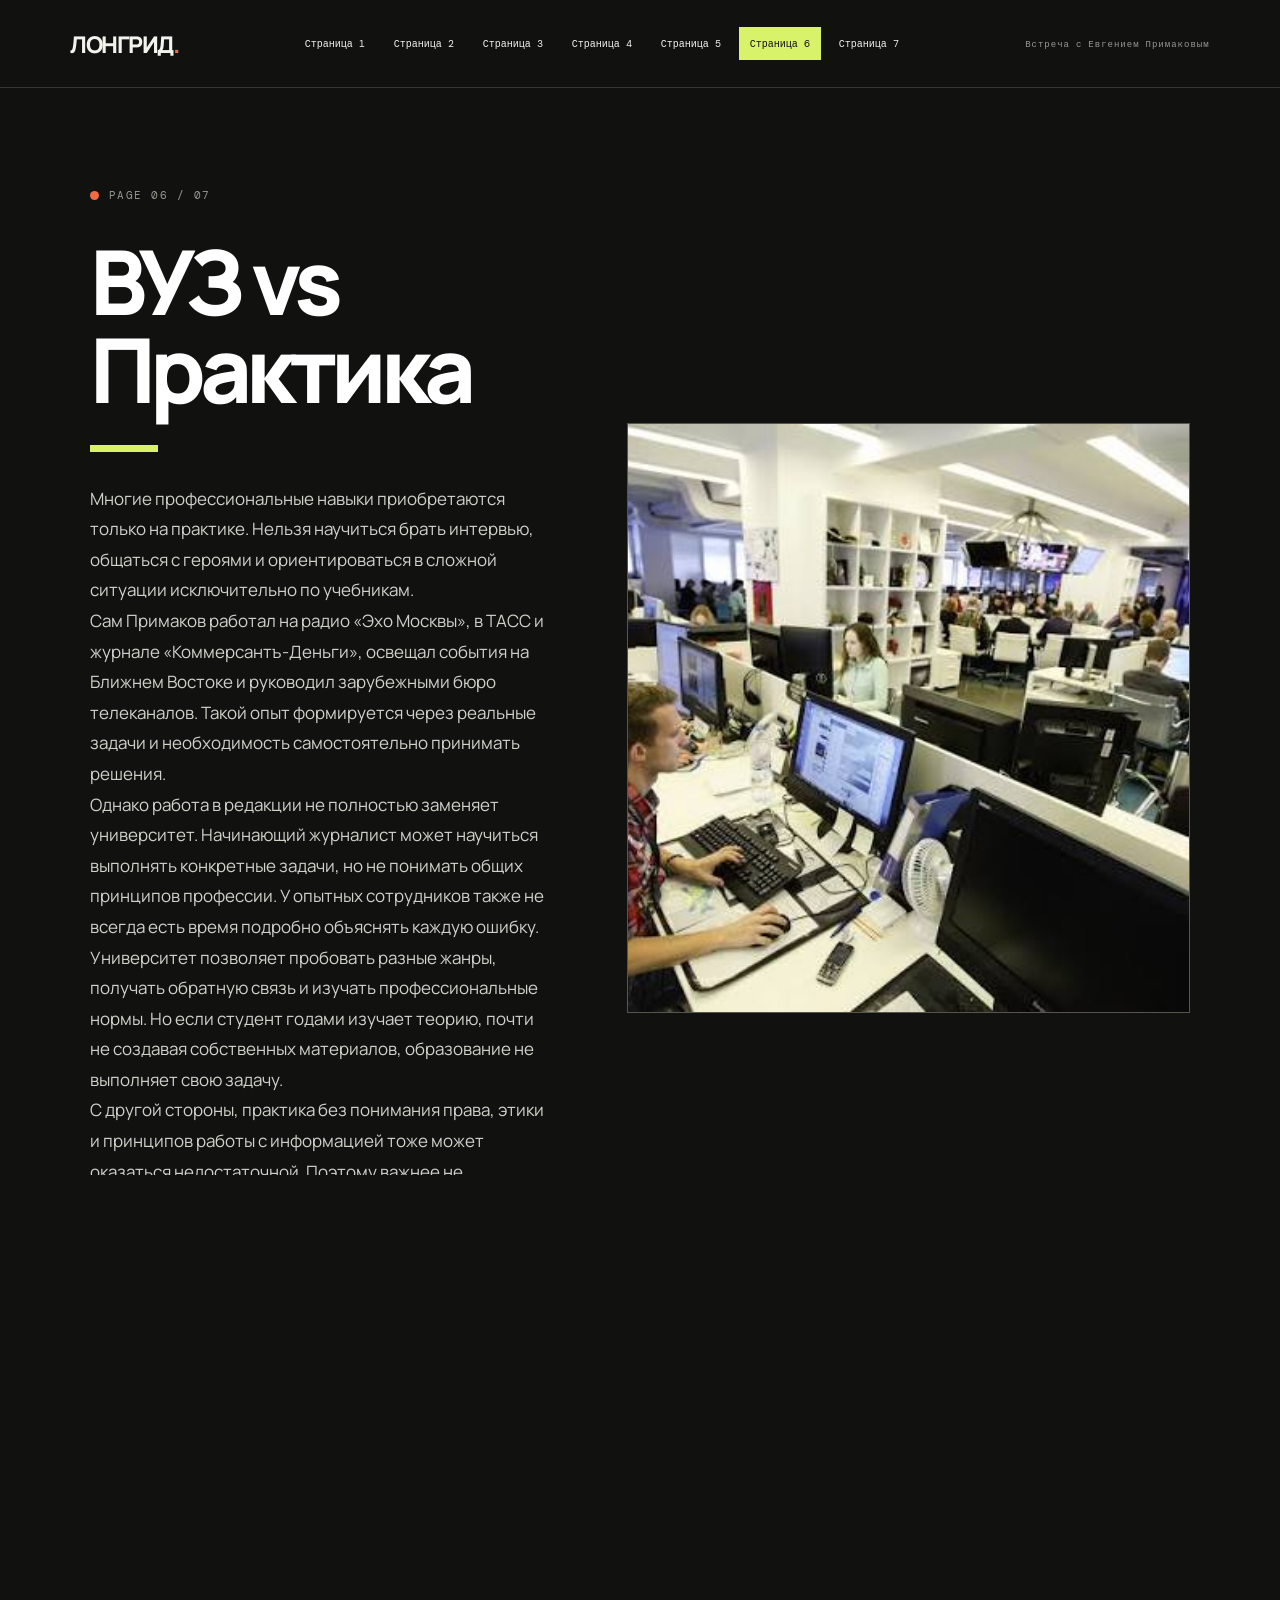
<file: page6.html>
<!DOCTYPE html>
<html lang="ru">
<head>
 <meta charset="UTF-8">
  <meta name="viewport" content="width=device-width, initial-scale=1.0">
  <title>Лонгрид</title>
  <link rel="icon" type="image/png" href="assets/photoo.png">
  <link rel="stylesheet" href="assets/style.css">

</head>
<body>
  <header class="header">
    <a href="index.html" class="logo">ЛОНГРИД<span>.</span></a>
    <nav class="navigation">
      <a href="index.html">Страница 1</a>
      <a href="page2.html">Страница 2</a>
      <a href="page3.html">Страница 3</a>
      <a href="page4.html">Страница 4</a>
      <a href="page5.html">Страница 5</a>
      <a href="page6.html" class="active">Страница 6</a>
      <a href="page7.html">Страница 7</a>
    </nav>
    <div class="header-mark">Встреча с Евгением Примаковым</div>
  </header>

  <main class="page">
    <section class="hero">
      <div class="hero-text">
        <div class="eyebrow"><span></span> PAGE 06 / 07</div>
        <h1>ВУЗ vs Практика </h1>
        <div class="short-line"></div>
        <p class="body-text">Многие профессиональные навыки приобретаются только на практике. Нельзя научиться брать интервью, общаться с героями и ориентироваться в сложной ситуации исключительно по учебникам.
<p class="body-text">Сам Примаков работал на радио «Эхо Москвы», в ТАСС и журнале «Коммерсантъ-Деньги», освещал события на Ближнем Востоке и руководил зарубежными бюро телеканалов. Такой опыт формируется через реальные задачи и необходимость самостоятельно принимать решения.</p>
<p class="body-text">Однако работа в редакции не полностью заменяет университет. Начинающий журналист может научиться выполнять конкретные задачи, но не понимать общих принципов профессии. У опытных сотрудников также не всегда есть время подробно объяснять каждую ошибку.</p>
<p class="body-text">Университет позволяет пробовать разные жанры, получать обратную связь и изучать профессиональные нормы. Но если студент годами изучает теорию, почти не создавая собственных материалов, образование не выполняет свою задачу.</p>
<p class="body-text">С другой стороны, практика без понимания права, этики и принципов работы с информацией тоже может оказаться недостаточной. Поэтому важнее не противопоставлять университет и редакцию, а соединять их возможности.</p>
      </div>

     <div class="image-slot">
  <img src="assets/photo6.jpg" class="custom-image">
</div>
    </section>


<section class="editor-test">
  <div class="editor-test-top">
    <span class="editor-label">РЕДАКЦИОННАЯ СИТУАЦИЯ / 01</span>
    <span class="editor-status">ПРАКТИКА</span>
  </div>

  <h2>Ты в редакции</h2>

  <p class="editor-intro">
    Представь, что ты журналист. До публикации новости остаётся
    несколько минут, но информация пока не подтверждена.
  </p>

  <div class="editor-scenario">
    <span class="scenario-number">СИТУАЦИЯ 01</span>
    <p>
      В Telegram появился пост о серьёзном происшествии в городе.
      Автор утверждает, что есть пострадавшие, но не указывает
      источник информации. Другие СМИ пока молчат.
      Что ты сделаешь?
    </p>
  </div>

  <div class="editor-answers">
    <button class="editor-option" data-answer="a">
      <span class="option-letter">А</span>
      <span>Опубликую новость первым, указав, что информация предварительная.</span>
      <span class="option-arrow">↗</span>
    </button>

    <button class="editor-option" data-answer="b">
      <span class="option-letter">Б</span>
      <span>Найду первоисточник и попробую подтвердить сведения.</span>
      <span class="option-arrow">↗</span>
    </button>

    <button class="editor-option" data-answer="c">
      <span class="option-letter">В</span>
      <span>Дождусь, пока новость опубликует крупное СМИ.</span>
      <span class="option-arrow">↗</span>
    </button>
  </div>

  <div class="editor-feedback" id="editor-feedback" hidden>
    <span class="feedback-label" id="feedback-label"></span>
    <p id="feedback-text"></p>
    <button class="editor-restart" id="editor-restart">
      Попробовать ещё раз ↻
    </button>
  </div>
</section>


    <footer class="footer">
      <span>Пихтовников Сергей Алексеевич</span>
      <span>241-021</span>
    </footer>
  </main>

<script>
  const editorOptions = document.querySelectorAll('.editor-option');
  const editorFeedback = document.getElementById('editor-feedback');
  const feedbackLabel = document.getElementById('feedback-label');
  const feedbackText = document.getElementById('feedback-text');
  const editorRestart = document.getElementById('editor-restart');

  const editorResponses = {
    a: {
      label: 'СНАЧАЛА ПРОВЕРЬ',
      text: 'Оговорка о предварительном характере информации не снимает ответственности за публикацию. Если сведения окажутся ложными, редакция уже распространила неподтверждённое сообщение. Скорость важна, но не важнее проверки фактов.'
    },
    b: {
      label: 'НАДЁЖНЫЙ ПЕРВЫЙ ШАГ',
      text: 'Правильно. Попробуй установить источник сообщения, найти подтверждения и связаться с компетентными службами или очевидцами. До проверки не стоит выдавать сведения о происшествии за установленные факты. Если подтвердить информацию не удаётся, публикацию нужно отложить.'
    },
    c: {
      label: 'ЧУЖАЯ ПУБЛИКАЦИЯ НЕ ЗАМЕНЯЕТ ПРОВЕРКУ',
      text: 'Публикации крупных СМИ могут стать дополнительным ориентиром, но они тоже могут ошибаться или опираться на один источник. Журналисту важно самостоятельно проверять сведения и понимать, откуда они получены.'
    }
  };

  editorOptions.forEach(function(button) {
    button.addEventListener('click', function() {
      const answer = button.dataset.answer;
      const response = editorResponses[answer];

      editorOptions.forEach(function(option) {
        option.classList.remove('selected');
        option.disabled = true;
      });

      button.classList.add('selected');

      feedbackLabel.textContent = response.label;
      feedbackText.textContent = response.text;
      editorFeedback.hidden = false;
    });
  });

  editorRestart.addEventListener('click', function() {
    editorOptions.forEach(function(option) {
      option.classList.remove('selected');
      option.disabled = false;
    });

    editorFeedback.hidden = true;
  });
</script>

</body>
</html>
</file>
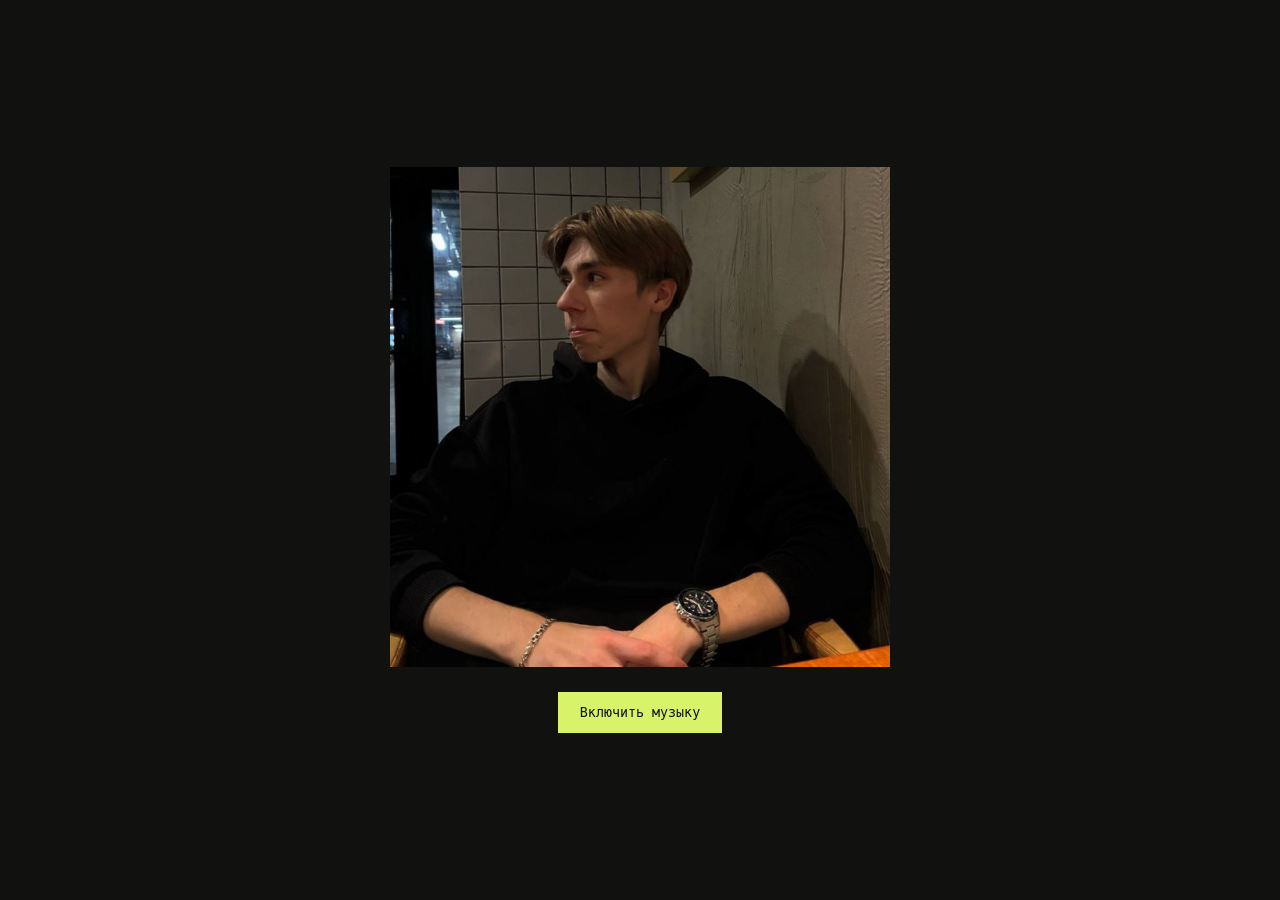
<file: secret.html>
<!DOCTYPE html>
<html lang="ru">
<head>
  <meta charset="UTF-8">
  <meta name="viewport" content="width=device-width, initial-scale=1.0">
  <title>Лонгрид</title>
  <link rel="icon" type="image/png" href="assets/photoo.png">
  <link rel="stylesheet" href="assets/style.css">

  <style>
    .secret-page {
      min-height: 100vh;
      display: flex;
      flex-direction: column;
      align-items: center;
      justify-content: center;
      padding: 30px;
      text-align: center;
    }

    .secret-page img {
      display: block;
      width: min(500px, 90vw);
      max-height: 70vh;
      object-fit: contain;
      margin-bottom: 25px;
    }

    .secret-page button {
      padding: 12px 22px;
      background: var(--lime);
      color: var(--paper);
      border: none;
      cursor: pointer;
      font-family: 'DM Mono', monospace;
    }
  </style>
</head>
<body>
  <main class="secret-page">
    <img src="assets/photo8.jpg" alt="">

    <audio id="secretMusic" src="assets/music.mp3" autoplay loop></audio>

    <button id="playMusic">Включить музыку</button>
  </main>

  <script>
    const music = document.getElementById('secretMusic');
    const playButton = document.getElementById('playMusic');

    music.play()
      .then(() => {
        playButton.hidden = true;
      })
      .catch(() => {
        playButton.hidden = false;
      });

    playButton.addEventListener('click', () => {
      music.play().then(() => {
        playButton.hidden = true;
      }).catch(() => {
        playButton.textContent = 'Нажми ещё раз';
      });
    });
  </script>
</body>
</html>
</file>
<file: assets/style.css>
@import url('https://fonts.googleapis.com/css2?family=DM+Mono:wght@400;500&family=Manrope:wght@400;500;600;700;800&display=swap');

:root {
  --paper: #111210;
  --ink: #f3f3ed;
  --muted: #96998f;
  --lime: #d8f36a;
  --orange: #f06a43;
  --line: #353730;
}

* {
  margin: 0;
  padding: 0;
  box-sizing: border-box;
}

html {
  scroll-behavior: smooth;
}

body {
  background: var(--paper);
  color: var(--ink);
  font-family: 'Manrope', sans-serif;
  min-height: 100vh;
}

a {
  color: inherit;
  text-decoration: none;
}

.header {
  min-height: 88px;
  padding: 22px 5.5%;
  border-bottom: 1px solid var(--line);
  display: flex;
  align-items: center;
  justify-content: space-between;
  gap: 28px;
  background: var(--paper);
  position: sticky;
  top: 0;
  z-index: 10;
}

.logo {
  font-size: 23px;
  font-weight: 800;
  letter-spacing: -1.5px;
  white-space: nowrap;
}

.logo span {
  color: var(--orange);
}

.navigation {
  display: flex;
  align-items: center;
  flex-wrap: wrap;
  gap: 7px;
}

.navigation a {
  font-family: 'DM Mono', monospace;
  font-size: 10px;
  padding: 9px 10px;
  border: 1px solid transparent;
  color: var(--ink);
  transition: background 0.2s, color 0.2s, border-color 0.2s;
}

.navigation a:hover {
  border-color: var(--lime);
  color: var(--lime);
}

.navigation a.active {
  background: var(--lime);
  color: #111210;
  border-color: var(--lime);
}

.header-mark {
  font-family: 'DM Mono', monospace;
  font-size: 9px;
  color: var(--muted);
  letter-spacing: 1px;
  white-space: nowrap;
}

.page {
  max-width: 1440px;
  margin: 0 auto;
  padding: 70px 7% 24px;
}

.hero {
  display: grid;
  grid-template-columns: 0.9fr 1.1fr;
  align-items: center;
  gap: 7%;
  min-height: 500px;
}

.hero-text {
  padding: 30px 0;
}

.eyebrow {
  display: flex;
  align-items: center;
  gap: 10px;
  font-family: 'DM Mono', monospace;
  font-size: 11px;
  letter-spacing: 1.5px;
  color: var(--muted);
  margin-bottom: 35px;
}

.eyebrow span {
  width: 9px;
  height: 9px;
  background: var(--orange);
  display: inline-block;
  border-radius: 50%;
}

h1 {
  font-size: clamp(48px, 7vw, 100px);
  line-height: 0.98;
  letter-spacing: -6px;
  font-weight: 800;
 overflow-wrap: normal;
word-break: normal;
  color: #ffffff;
}

.short-line {
  width: 68px;
  height: 7px;
  background: var(--lime);
  border: 1px solid var(--lime);
  margin: 32px 0;
}

.body-text {
  font-size: 17px;
  line-height: 1.8;
  max-width: none;
  width: 100%;
  color: #d0d1c9;
  overflow-wrap: normal;
  word-break: normal;
}
.image-slot {
  aspect-ratio: 4 / 5;
  width: 100%;
  max-height: 590px;
  background: #20211d;
  border: 1px solid #55574d;
  position: relative;
  display: flex;
  align-items: center;
  justify-content: center;
  overflow: hidden;
}

.image-slot::before,
.image-slot::after {
  content: '';
  position: absolute;
  background: #3b3d35;
}

.image-slot::before {
  width: 1px;
  height: 100%;
  left: 50%;
  top: 0;
}

.image-slot::after {
  height: 1px;
  width: 100%;
  top: 50%;
  left: 0;
}

.image-number {
  position: absolute;
  top: 18px;
  left: 18px;
  z-index: 1;
  font-family: 'DM Mono', monospace;
  font-size: 12px;
  background: var(--lime);
  color: #111210;
  border: 1px solid var(--lime);
  padding: 7px 10px;
}

.placeholder-symbol {
  font-size: 72px;
  font-weight: 400;
  color: var(--lime);
  z-index: 1;
  width: 110px;
  height: 110px;
  display: flex;
  align-items: center;
  justify-content: center;
  border: 1px solid #55574d;
  background: #171814;
}

.image-caption {
  position: absolute;
  bottom: 18px;
  right: 18px;
  z-index: 1;
  font-family: 'DM Mono', monospace;
  font-size: 9px;
  letter-spacing: 1.5px;
  color: var(--ink);
  background: #171814;
  border: 1px solid #55574d;
  padding: 8px 10px;
}

.footer {
  border-top: 1px solid var(--line);
  margin-top: 70px;
  padding: 22px 0;
  display: flex;
  align-items: center;
  justify-content: space-between;
  gap: 20px;
  font-family: 'DM Mono', monospace;
  font-size: 10px;
  letter-spacing: 1px;
  color: var(--muted);
}

@media (max-width: 1100px) {
  .header {
    flex-wrap: wrap;
  }

  .navigation {
    order: 3;
    width: 100%;
  }

  .header-mark {
    margin-left: auto;
  }

  .page {
    padding-top: 40px;
  }

  .hero {
    gap: 5%;
  }

  h1 {
    letter-spacing: -3px;
  }
}

@media (max-width: 700px) {
  .header {
    padding: 18px 5%;
    gap: 16px;
  }

  .logo {
    font-size: 21px;
  }

  .header-mark {
    font-size: 8px;
  }

  .navigation {
    gap: 5px;
  }

  .navigation a {
    font-size: 10px;
    padding: 8px;
  }

  .page {
    padding: 30px 6% 15px;
  }

  .hero {
  display: grid;
  grid-template-columns: 1fr 1fr;
  gap: 40px;
  align-items: start;
}

 .hero-text {
  position: relative;
  z-index: 2;
  min-width: 0;
}
  .eyebrow {
    margin-bottom: 25px;
  }

  h1 {
    font-size: clamp(50px, 14vw, 78px);
    letter-spacing: -3px;
  }

  .body-text {
    font-size: 15px;
  }

 .image-slot {
  position: sticky;
  top: 100px;
  height: calc(100vh - 140px);
  min-height: 400px;
}
  .placeholder-symbol {
    width: 80px;
    height: 80px;
    font-size: 52px;
  }

  .footer {
    margin-top: 40px;
    font-size: 9px;
  }
}

/* Отображение собственных фотографий */

.custom-image {
  position: absolute;
  inset: 0;
  width: 100%;
  height: 100%;
  object-fit: cover;
  z-index: 1;
}

/* Плавное появление страницы */

@keyframes pageEnter {
  from {
    opacity: 0;
    transform: translateY(12px);
  }
  to {
    opacity: 1;
    transform: translateY(0);
  }
}

body {
  animation: pageEnter 0.55s ease-out both;
}

/* Плавное появление основных элементов */

.hero-text {
  animation: pageEnter 0.7s ease-out both;
}

.image-slot {
  animation: pageEnter 0.8s ease-out both;
}

/* Плавная реакция навигации */

.navigation a {
  transition:
    color 0.3s ease,
    background 0.3s ease,
    border-color 0.3s ease;
}

/* Учитываем настройки пользователя,
   если он отключил анимации в системе */

@media (prefers-reduced-motion: reduce) {
  body,
  .hero-text,
  .image-slot {
    animation: none;
  }

  html {
    scroll-behavior: auto;
  }
}

@view-transition {
  navigation: auto;
}

::view-transition-old(root) {
  animation: 0.25s ease-in both pageFadeOut;
}

::view-transition-new(root) {
  animation: 0.4s ease-out both pageFadeIn;
}

@keyframes pageFadeOut {
  to {
    opacity: 0;
  }
}

@keyframes pageFadeIn {
  from {
    opacity: 0;
  }
  to {
    opacity: 1;
  }
}

/* Цитата Евгения Примакова */

.quote-container {
  max-width: 1100px;
  margin: 35px auto 0;
  padding: 0 7%;
}

.primakov-quote {
  position: relative;
  padding: 30px 38px 26px;
  border: 1px solid #55574d;
  border-left: 5px solid var(--lime);
  background: #1a1b17;
  color: #ffffff;
  overflow: hidden;
  animation: pageEnter 0.7s ease-out both;
}

.primakov-quote p {
  font-family: 'Manrope', sans-serif;
  font-size: clamp(18px, 2.4vw, 27px);
  font-weight: 700;
  line-height: 1.5;
  max-width: 850px;
  position: relative;
  z-index: 1;
}

.quote-mark {
  display: block;
  font-family: Georgia, serif;
  font-size: 58px;
  line-height: 0.8;
  color: var(--lime);
  margin-bottom: 12px;
}

.quote-author {
  display: block;
  margin-top: 22px;
  font-family: 'DM Mono', monospace;
  font-size: 10px;
  letter-spacing: 2px;
  color: var(--lime);
}

@media (max-width: 700px) {
  .quote-container {
    margin-top: 22px;
    padding: 0 6%;
  }

  .primakov-quote {
    padding: 24px 20px;
  }

  .primakov-quote p {
    font-size: 18px;
  }
}

.image-slot .quote-container {
  position: absolute;
  bottom: 20px;
  left: 20px;
  right: 20px;
  width: auto;
  max-width: none;
  margin: 0;
  padding: 0;
  z-index: 3;
}

.image-slot .primakov-quote {
  padding: 20px;
  background: rgba(17, 18, 16, 0.88);
  backdrop-filter: blur(5px);
}

.image-slot .primakov-quote p {
  font-size: clamp(14px, 1.5vw, 20px);
  line-height: 1.5;
}

.image-slot .quote-mark {
  font-size: 36px;
  margin-bottom: 8px;
}

.image-slot .quote-author {
  margin-top: 12px;
  font-size: 9px;
}

.image-column {
  display: flex;
  flex-direction: column;
  gap: 20px;
  min-width: 0;
}

.image-column .quote-container {
  width: 100%;
  max-width: none;
  margin: 0;
  padding: 0;
}

.image-column .primakov-quote {
  padding: 24px;
}

.image-column .primakov-quote p {
  font-size: clamp(16px, 1.8vw, 23px);
}

.image-column .image-slot {
  width: 100%;
}


/* Интерактивная шкала мнения */

.opinion-slider {
  width: 100%;
  padding: 0;
  margin: 0 0 4px;
}

.slider-labels {
  display: flex;
  justify-content: space-between;
  align-items: center;
  gap: 12px;
  margin-bottom: 12px;
  font-family: 'DM Mono', monospace;
  font-size: 10px;
  letter-spacing: 1px;
  color: var(--ink);
}

.slider-labels span:first-child {
  color: var(--lime);
}

.slider-labels span:last-child {
  text-align: right;
}

#opinionRange {
  display: block;
  width: 100%;
  height: 18px;
  margin: 0;
  appearance: none;
  -webkit-appearance: none;
  background: transparent;
  cursor: pointer;
}

#opinionRange::-webkit-slider-runnable-track {
  height: 2px;
  background: linear-gradient(
    to right,
    var(--lime) 0%,
    var(--lime) var(--slider-progress, 50%),
    #55574d var(--slider-progress, 50%),
    #55574d 100%
  );
}

#opinionRange::-moz-range-track {
  height: 2px;
  background: #55574d;
}

#opinionRange::-moz-range-progress {
  height: 2px;
  background: var(--lime);
}

#opinionRange::-webkit-slider-thumb {
  appearance: none;
  -webkit-appearance: none;
  width: 16px;
  height: 16px;
  margin-top: -7px;
  border-radius: 50%;
  background: var(--lime);
  border: none;
  box-shadow: 0 0 0 3px rgba(216, 243, 106, 0.08);
}

#opinionRange::-moz-range-thumb {
  width: 16px;
  height: 16px;
  border-radius: 50%;
  background: var(--lime);
  border: none;
  box-shadow: 0 0 0 3px rgba(216, 243, 106, 0.08);
}

#opinionRange:focus-visible {
  outline: 1px solid var(--lime);
  outline-offset: 5px;
}

@media (max-width: 700px) {
  .slider-labels {
    font-size: 9px;
  }
}


/* Тест по истории журналистики */

.quiz-card {
  margin-top: 28px;
  padding: 26px;
  background: #1a1b17;
  border: 1px solid #353730;
  border-top: 3px solid var(--lime);
  animation: pageEnter 0.7s ease-out both;
}

.quiz-meta {
  display: flex;
  justify-content: space-between;
  gap: 12px;
  margin-bottom: 22px;
  font-family: 'DM Mono', monospace;
  font-size: 10px;
  letter-spacing: 1px;
  color: var(--muted);
}

.quiz-meta span:first-child {
  color: var(--lime);
}

.quiz-question {
  margin-bottom: 22px;
  font-size: 20px;
  line-height: 1.5;
  font-weight: 700;
  color: var(--ink);
}

.quiz-options {
  display: grid;
  grid-template-columns: 1fr 1fr;
  gap: 10px;
}

.quiz-option {
  padding: 14px 16px;
  text-align: left;
  font-family: 'DM Mono', monospace;
  font-size: 13px;
  color: var(--ink);
  background: #111210;
  border: 1px solid #353730;
  cursor: pointer;
  transition: 0.2s ease;
}

.quiz-option:hover {
  border-color: var(--lime);
  color: var(--lime);
}

.quiz-option.correct {
  color: var(--lime);
  border-color: var(--lime);
  background: #252a18;
}

.quiz-option.wrong {
  color: var(--orange);
  border-color: var(--orange);
}

.quiz-option:disabled {
  cursor: default;
}

.quiz-feedback {
  margin-top: 18px;
  font-size: 13px;
  line-height: 1.7;
  color: var(--muted);
}

.quiz-feedback:empty {
  display: none;
}

@media (max-width: 500px) {
  .quiz-card {
    padding: 18px;
  }

  .quiz-question {
    font-size: 17px;
  }

  .quiz-options {
    grid-template-columns: 1fr;
  }
}


/* Фотография и тест в одной правой колонке */

.image-column {
  display: flex;
  flex-direction: column;
  align-items: stretch;
  gap: 16px;
  width: 100%;
  min-width: 0;
}

.image-column .image-slot {
  width: 100%;
  flex-shrink: 0;
}

.image-column .quiz-card {
  width: 100%;
  margin-top: 0;
  padding: 18px;
}

.image-column .quiz-meta {
  margin-bottom: 14px;
  font-size: 9px;
}

.image-column .quiz-question {
  margin-bottom: 16px;
  font-size: 16px;
  line-height: 1.5;
}

.image-column .quiz-options {
  gap: 8px;
}

.image-column .quiz-option {
  padding: 10px 12px;
  font-size: 12px;
}

.image-column .quiz-feedback {
  font-size: 12px;
}

@media (max-width: 700px) {
  .image-column .quiz-card {
    padding: 14px;
  }

  .image-column .quiz-question {
    font-size: 15px;
  }
}

/* Конфетти на весь экран */

.confetti-overlay {
  position: fixed;
  inset: 0;
  z-index: 9999;
  display: flex;
  align-items: center;
  justify-content: center;
  background: rgba(17, 18, 16, 0.15);
  opacity: 0;
  visibility: hidden;
  pointer-events: none;
  transition: opacity 0.3s ease, visibility 0.3s ease;
}

.confetti-overlay.active {
  opacity: 1;
  visibility: visible;
}

.confetti-overlay img {
  width: 100%;
  height: 100%;
  object-fit: cover;
}

@media (prefers-reduced-motion: reduce) {
  .confetti-overlay {
    transition: none;
  }
}


/* Клоун при неправильном ответе */

.clown-overlay {
  position: fixed;
  inset: 0;
  z-index: 10000;
  display: flex;
  align-items: center;
  justify-content: center;
  background: rgba(17, 18, 16, 0.15);
  opacity: 0;
  visibility: hidden;
  pointer-events: none;
  transition: opacity 0.3s ease, visibility 0.3s ease;
}

.clown-overlay.active {
  opacity: 1;
  visibility: visible;
}

.clown-overlay img {
  width: 100%;
  height: 100%;
  object-fit: cover;
}

@media (prefers-reduced-motion: reduce) {
  .clown-overlay {
    transition: none;
  }
}

/* Клоун при неправильном ответе */

.clown-overlay {
  position: fixed;
  inset: 0;
  z-index: 10000;
  display: flex;
  align-items: center;
  justify-content: center;
  background: rgba(17, 18, 16, 0.15);
  opacity: 0;
  visibility: hidden;
  pointer-events: none;
  transition: opacity 0.3s ease, visibility 0.3s ease;
}

.clown-overlay.active {
  opacity: 1;
  visibility: visible;
}

.clown-overlay img {
  width: 50%;
  height: 50%;
  object-fit: contain;
}

@media (prefers-reduced-motion: reduce) {
  .clown-overlay {
    transition: none;
  }
}

/* Интерактивная редакционная ситуация */

.editor-test {
  max-width: 850px;
  margin: 70px auto;
  padding: 32px;
  border: 1px solid var(--line);
  background: #171814;
}

.editor-test-top {
  display: flex;
  justify-content: space-between;
  align-items: center;
  gap: 15px;
  flex-wrap: wrap;
  margin-bottom: 32px;
}

.editor-label,
.editor-status,
.scenario-number,
.feedback-label {
  font-family: 'DM Mono', monospace;
  font-size: 10px;
  letter-spacing: 1.3px;
}

.editor-label,
.scenario-number {
  color: var(--muted);
}

.editor-status {
  color: var(--lime);
  border: 1px solid var(--lime);
  padding: 7px 10px;
}

.editor-test h2 {
  font-size: clamp(30px, 5vw, 52px);
  line-height: 1.05;
  letter-spacing: -2px;
  margin-bottom: 18px;
}

.editor-intro {
  max-width: 620px;
  color: var(--muted);
  font-size: 15px;
  line-height: 1.8;
  margin-bottom: 28px;
}

.editor-scenario {
  padding: 22px;
  margin-bottom: 18px;
  border-left: 4px solid var(--orange);
  background: #20211d;
}

.editor-scenario p {
  color: var(--ink);
  font-size: 16px;
  line-height: 1.8;
  margin-top: 12px;
}

.editor-answers {
  display: grid;
  gap: 10px;
}

.editor-option {
  display: grid;
  grid-template-columns: 38px 1fr 20px;
  align-items: center;
  gap: 14px;
  width: 100%;
  padding: 17px;
  border: 1px solid #353730;
  background: transparent;
  color: var(--ink);
  font-family: 'Manrope', sans-serif;
  font-size: 14px;
  line-height: 1.6;
  text-align: left;
  cursor: pointer;
  transition: border-color 0.2s, background 0.2s;
}

.editor-option:hover {
  border-color: var(--lime);
  background: #20221a;
}

.editor-option:focus-visible,
.editor-restart:focus-visible {
  outline: 2px solid var(--lime);
  outline-offset: 3px;
}

.option-letter {
  display: flex;
  width: 34px;
  height: 34px;
  align-items: center;
  justify-content: center;
  border: 1px solid #55574d;
  color: var(--lime);
  font-family: 'DM Mono', monospace;
}

.option-arrow {
  color: var(--muted);
  font-size: 18px;
}

.editor-option.selected {
  border-color: var(--lime);
  background: #292e1c;
}

.editor-feedback {
  margin-top: 22px;
  padding: 22px;
  border: 1px solid #55574d;
  background: #20211d;
}

.feedback-label {
  color: var(--lime);
}

.editor-feedback p {
  margin-top: 12px;
  color: #d0d1c9;
  font-size: 14px;
  line-height: 1.8;
}

.editor-restart {
  margin-top: 20px;
  padding: 10px 14px;
  border: 1px solid var(--lime);
  background: transparent;
  color: var(--lime);
  font-family: 'DM Mono', monospace;
  font-size: 11px;
  cursor: pointer;
}

.editor-restart:hover {
  background: var(--lime);
  color: var(--paper);
}

@media (max-width: 700px) {
  .editor-test {
    margin: 40px auto;
    padding: 20px;
  }

  .editor-test h2 {
    letter-spacing: -1px;
  }

  .editor-scenario {
    padding: 16px;
  }

  .editor-option {
    grid-template-columns: 32px 1fr;
    gap: 10px;
    padding: 13px;
  }

  .option-letter {
    width: 30px;
    height: 30px;
  }

  .option-arrow {
    display: none;
  }
}

/* Интерактивное распределение приоритетов */

.balance-test {
  max-width: 850px;
  margin: 70px auto;
  padding: 32px;
  border: 1px solid var(--line);
  background: #171814;
}

.balance-top {
  display: flex;
  justify-content: space-between;
  align-items: center;
  gap: 15px;
  flex-wrap: wrap;
  margin-bottom: 32px;
}

.balance-label,
.balance-status,
.balance-total span,
.balance-result-label {
  font-family: 'DM Mono', monospace;
  font-size: 10px;
  letter-spacing: 1.3px;
}

.balance-label {
  color: var(--muted);
}

.balance-status {
  color: var(--lime);
  border: 1px solid var(--lime);
  padding: 7px 10px;
}

.balance-test h2 {
  margin-bottom: 18px;
  font-size: clamp(30px, 5vw, 52px);
  line-height: 1.05;
  letter-spacing: -2px;
}

.balance-intro {
  max-width: 620px;
  margin-bottom: 32px;
  color: var(--muted);
  font-size: 15px;
  line-height: 1.8;
}

.balance-item {
  padding: 22px 0;
  border-top: 1px solid var(--line);
}

.balance-heading {
  display: flex;
  justify-content: space-between;
  align-items: center;
  gap: 15px;
  margin-bottom: 18px;
}

.balance-heading label {
  color: var(--ink);
  font-size: 18px;
  font-weight: 600;
}

.balance-heading span {
  color: var(--lime);
  font-family: 'DM Mono', monospace;
  font-size: 22px;
}

.balance-item input[type="range"] {
  display: block;
  width: 100%;
  height: 6px;
  margin: 0;
  border-radius: 0;
  appearance: none;
  -webkit-appearance: none;
  background: var(--line);
  cursor: pointer;
}

.balance-item input[type="range"]::-webkit-slider-thumb {
  width: 18px;
  height: 18px;
  border: 2px solid var(--paper);
  border-radius: 50%;
  appearance: none;
  -webkit-appearance: none;
  background: var(--lime);
}

.balance-item input[type="range"]::-moz-range-thumb {
  width: 14px;
  height: 14px;
  border: 2px solid var(--paper);
  border-radius: 50%;
  background: var(--lime);
}

.balance-item input[type="range"]:focus-visible {
  outline: 2px solid var(--lime);
  outline-offset: 5px;
}

.balance-description {
  margin-top: 14px;
  color: var(--muted);
  font-size: 13px;
  line-height: 1.7;
}

.balance-total {
  display: flex;
  justify-content: space-between;
  align-items: center;
  margin-top: 12px;
  padding-top: 20px;
  border-top: 1px solid var(--line);
}

.balance-total span {
  color: var(--muted);
}

.balance-total strong {
  color: var(--ink);
  font-family: 'DM Mono', monospace;
  font-size: 18px;
}

.balance-bar {
  display: flex;
  width: 100%;
  height: 12px;
  margin-top: 18px;
  overflow: hidden;
  background: var(--line);
}

.balance-bar-theory {
  width: 60%;
  background: var(--lime);
  transition: width 0.2s ease;
}

.balance-bar-practice {
  width: 40%;
  background: var(--orange);
  transition: width 0.2s ease;
}

.balance-result {
  margin-top: 28px;
  padding: 22px;
  border: 1px solid var(--line);
  background: #20211d;
}

.balance-result-label {
  color: var(--lime);
}

.balance-result p {
  margin-top: 12px;
  color: var(--ink);
  font-size: 14px;
  line-height: 1.8;
}

@media (max-width: 700px) {
  .balance-test {
    margin: 40px auto;
    padding: 20px;
  }

  .balance-test h2 {
    letter-spacing: -1px;
  }

  .balance-item {
    padding: 18px 0;
  }

  .balance-result {
    padding: 17px;
  }
}

/* Игра «Редактор 1990-х» */

.editor-game {
  max-width: 850px;
  margin: 70px auto;
  padding: 32px;
  border: 1px solid var(--line);
  background: #171814;
}

.game-top,
.game-round-top {
  display: flex;
  justify-content: space-between;
  align-items: center;
  gap: 12px;
  flex-wrap: wrap;
}

.game-label,
.game-tag,
.game-kicker,
.game-stat span,
.game-round-top,
.game-message-label,
.game-ending-label,
.game-note {
  font-family: 'DM Mono', monospace;
  font-size: 10px;
  letter-spacing: 1.2px;
}

.game-label,
.game-kicker,
.game-round-top,
.game-note {
  color: var(--muted);
}

.game-tag {
  color: var(--lime);
  border: 1px solid var(--lime);
  padding: 7px 10px;
}

.game-heading {
  margin: 35px 0 28px;
}

.game-kicker {
  display: block;
  margin-bottom: 14px;
}

.editor-game h2 {
  margin-bottom: 18px;
  font-size: clamp(32px, 5vw, 54px);
  line-height: 1.05;
  letter-spacing: -2px;
}

.game-heading > p,
.game-description {
  max-width: 650px;
  color: var(--muted);
  font-size: 14px;
  line-height: 1.8;
}

.game-stats {
  display: grid;
  grid-template-columns: repeat(3, minmax(0, 1fr));
  gap: 10px;
  margin-bottom: 20px;
}

.game-stat {
  padding: 16px;
  border: 1px solid var(--line);
  background: #20211d;
}

.game-stat span {
  display: block;
  color: var(--muted);
  font-size: 9px;
}

.game-stat strong {
  display: block;
  margin-top: 12px;
  color: var(--lime);
  font-family: 'DM Mono', monospace;
  font-size: 28px;
  font-weight: 400;
}

.game-progress {
  width: 100%;
  height: 4px;
  margin-bottom: 28px;
  background: #353730;
}

.game-progress-fill {
  width: 33.333%;
  height: 100%;
  background: var(--orange);
  transition: width 0.25s ease;
}

.game-round {
  padding: 24px;
  border: 1px solid var(--line);
}

.game-round-top {
  margin-bottom: 24px;
  font-size: 9px;
}

.game-round-label {
  color: var(--orange);
}

.editor-game h3 {
  margin-bottom: 12px;
  font-size: clamp(23px, 4vw, 32px);
  line-height: 1.2;
  letter-spacing: -0.7px;
}

.game-description {
  margin-bottom: 22px;
}

.game-choices {
  display: grid;
  gap: 10px;
}

.game-choice {
  display: grid;
  grid-template-columns: 36px minmax(0, 1fr);
  align-items: start;
  gap: 13px;
  width: 100%;
  padding: 16px;
  border: 1px solid #353730;
  background: transparent;
  color: var(--ink);
  font-family: 'Manrope', sans-serif;
  font-size: 14px;
  line-height: 1.7;
  text-align: left;
  cursor: pointer;
  transition: border-color 0.2s, background 0.2s;
}

.game-choice:hover,
.game-choice:focus-visible {
  border-color: var(--lime);
  background: #20221a;
}

.game-choice:focus-visible,
.game-next:focus-visible,
.game-restart:focus-visible {
  outline: 2px solid var(--lime);
  outline-offset: 3px;
}

.game-choice:disabled {
  cursor: default;
  opacity: 0.7;
}

.game-choice.selected {
  border-color: var(--lime);
  background: #292e1c;
  opacity: 1;
}

.game-choice-letter {
  display: flex;
  align-items: center;
  justify-content: center;
  width: 34px;
  height: 34px;
  border: 1px solid #55574d;
  color: var(--lime);
  font-family: 'DM Mono', monospace;
}

.game-message {
  margin-top: 22px;
  padding: 20px;
  border-left: 3px solid var(--orange);
  background: #20211d;
}

.game-message-label,
.game-ending-label {
  color: var(--lime);
}

.game-message p,
.game-ending > p {
  margin-top: 12px;
  color: #d0d1c9;
  font-size: 14px;
  line-height: 1.8;
}

.game-next,
.game-restart {
  margin-top: 20px;
  padding: 12px 15px;
  border: 1px solid var(--lime);
  background: transparent;
  color: var(--lime);
  font-family: 'DM Mono', monospace;
  font-size: 11px;
  cursor: pointer;
  transition: background 0.2s, color 0.2s;
}

.game-next:hover,
.game-restart:hover {
  background: var(--lime);
  color: var(--paper);
}

.game-ending {
  margin-top: 22px;
  padding: 24px;
  border: 1px solid var(--lime);
  background: #20211d;
}

.game-final-stats {
  display: grid;
  grid-template-columns: repeat(3, minmax(0, 1fr));
  gap: 10px;
  margin-top: 22px;
}

.game-final-stat {
  padding: 14px;
  border: 1px solid var(--line);
}

.game-final-stat span {
  display: block;
  color: var(--muted);
  font-family: 'DM Mono', monospace;
  font-size: 9px;
  letter-spacing: 1px;
}

.game-final-stat strong {
  display: block;
  margin-top: 10px;
  color: var(--lime);
  font-family: 'DM Mono', monospace;
  font-size: 22px;
  font-weight: 400;
}

.game-note {
  margin-top: 20px;
  font-size: 9px;
  line-height: 1.8;
  letter-spacing: 0.4px;
}

@media (max-width: 700px) {
  .editor-game {
    margin: 40px auto;
    padding: 20px;
  }

  .editor-game h2 {
    letter-spacing: -1px;
  }

  .game-stats {
    gap: 6px;
  }

  .game-stat {
    padding: 12px 9px;
  }

  .game-stat strong {
    font-size: 23px;
  }

  .game-round {
    padding: 16px;
  }

  .game-choice {
    grid-template-columns: 30px minmax(0, 1fr);
    gap: 10px;
    padding: 12px;
  }

  .game-choice-letter {
    width: 29px;
    height: 29px;
  }

  .game-final-stats {
    grid-template-columns: 1fr;
  }
}

/* Финальный интерактив: вопрос о журналистском образовании */

.question-epilogue {
  --epilogue-bg: #111210;
  --epilogue-ink: #f3f3ed;
  --epilogue-muted: #b0b1a8;
  --epilogue-lime: #d8f36a;
  --epilogue-orange: #f06a43;

  position: relative;
  width: 100%;
  margin: 45px auto;
  background: var(--epilogue-bg);
  color: var(--epilogue-ink);
  overflow: hidden;
  font-family: 'Manrope', sans-serif;
}

.question-epilogue [hidden] {
  display: none !important;
}

.epilogue-screen {
  position: relative;
  min-height: 720px;
  display: flex;
  align-items: center;
  justify-content: center;
  isolation: isolate;
  overflow: hidden;
  background: var(--epilogue-bg);
  animation: epilogue-appear 0.8s ease both;
}

.epilogue-photo,
.epilogue-shade {
  position: absolute;
  inset: 0;
  width: 100%;
  height: 100%;
}

.epilogue-photo {
  z-index: -2;
  object-fit: cover;
  object-position: center;
}

.epilogue-shade {
  z-index: -1;
  background: linear-gradient(
    90deg,
    rgba(12, 13, 11, 0.96) 0%,
    rgba(12, 13, 11, 0.83) 52%,
    rgba(12, 13, 11, 0.36) 100%
  );
}

.epilogue-content,
.archive-content,
.finish-content {
  width: min(100% - 64px, 760px);
  margin: 0 auto;
  padding: 70px 0;
}

.epilogue-content {
  margin-left: max(32px, calc((100% - 760px) / 2));
}

.epilogue-label {
  display: block;
  color: var(--epilogue-lime);
  font-family: 'DM Mono', monospace;
  font-size: 10px;
  letter-spacing: 1.5px;
  line-height: 1.8;
}

.epilogue-content h1 {
  margin: 30px 0 24px;
  font-size: clamp(48px, 8vw, 92px);
  line-height: 0.98;
  letter-spacing: -4px;
  font-weight: 600;
}

.epilogue-lead {
  max-width: 570px;
  margin-bottom: 38px;
  color: #d1d2c9;
  font-size: 15px;
  line-height: 1.9;
}

#journalism-question-form {
  max-width: 620px;
}

.epilogue-input-label {
  display: block;
  margin-bottom: 12px;
  color: var(--epilogue-lime);
  font-family: 'DM Mono', monospace;
  font-size: 10px;
  letter-spacing: 1.3px;
}

#journalism-question {
  display: block;
  width: 100%;
  min-height: 120px;
  padding: 17px;
  border: 1px solid rgba(243, 243, 237, 0.35);
  border-radius: 0;
  outline: none;
  resize: vertical;
  background: rgba(17, 18, 16, 0.65);
  color: var(--epilogue-ink);
  font-family: 'Manrope', sans-serif;
  font-size: 14px;
  line-height: 1.8;
  transition: border-color 0.2s;
}

#journalism-question::placeholder {
  color: #999b91;
}

#journalism-question:focus {
  border-color: var(--epilogue-lime);
}

.epilogue-form-bottom {
  display: flex;
  align-items: center;
  justify-content: space-between;
  flex-wrap: wrap;
  gap: 15px;
  margin-top: 14px;
}

#question-counter {
  color: var(--epilogue-muted);
  font-family: 'DM Mono', monospace;
  font-size: 10px;
}

.epilogue-submit,
.epilogue-continue,
.epilogue-restart {
  padding: 14px 18px;
  border: 1px solid var(--epilogue-lime);
  border-radius: 0;
  background: var(--epilogue-lime);
  color: var(--epilogue-bg);
  font-family: 'DM Mono', monospace;
  font-size: 11px;
  cursor: pointer;
  transition: background 0.2s, color 0.2s;
}

.epilogue-submit:hover,
.epilogue-continue:hover,
.epilogue-restart:hover {
  background: transparent;
  color: var(--epilogue-lime);
}

.epilogue-submit:focus-visible,
.epilogue-continue:focus-visible,
.epilogue-restart:focus-visible,
.epilogue-home:focus-visible {
  outline: 2px solid var(--epilogue-lime);
  outline-offset: 4px;
}

.epilogue-note {
  max-width: 540px;
  margin-top: 20px;
  color: var(--epilogue-muted);
  font-size: 11px;
  line-height: 1.8;
}

/* Экран архивной записи */

.epilogue-archive {
  background: #090a08;
}

.epilogue-archive .epilogue-photo {
  filter: grayscale(1);
  opacity: 0.25;
}

.epilogue-archive .epilogue-shade {
  background: rgba(8, 9, 7, 0.78);
}

.archive-content {
  max-width: 700px;
}

.archive-caption {
  margin-top: 55px;
  color: var(--epilogue-orange);
  font-family: 'DM Mono', monospace;
  font-size: 11px;
  letter-spacing: 1.5px;
}

#question-reveal {
  margin: 25px 0 35px;
  padding-left: 22px;
  border-left: 2px solid var(--epilogue-lime);
  color: var(--epilogue-ink);
  font-size: clamp(23px, 4vw, 38px);
  line-height: 1.5;
  overflow-wrap: anywhere;
}

.archive-divider {
  width: 100%;
  height: 1px;
  margin: 35px 0;
  background: #393b33;
}

.archive-typing {
  min-height: 110px;
  color: #d0d1c9;
  font-size: 15px;
  line-height: 2;
  white-space: pre-wrap;
}

.archive-typing::after {
  content: "";
  display: inline-block;
  width: 7px;
  height: 15px;
  margin-left: 5px;
  vertical-align: -2px;
  background: var(--epilogue-lime);
  animation: epilogue-cursor 0.8s steps(2, start) infinite;
}

.epilogue-continue {
  margin-top: 25px;
}

/* Финальный экран */

.epilogue-finish .epilogue-photo {
  filter: grayscale(0.65);
}

.epilogue-finish .epilogue-shade {
  background: rgba(12, 13, 11, 0.82);
}

.finish-content {
  max-width: 760px;
}

.finish-pretitle {
  margin-top: 55px;
  color: var(--epilogue-orange);
  font-family: 'DM Mono', monospace;
  font-size: 10px;
  letter-spacing: 1.5px;
  line-height: 1.8;
}

.epilogue-finish h2 {
  margin: 25px 0;
  font-size: clamp(34px, 6vw, 65px);
  line-height: 1.12;
  letter-spacing: -2px;
}

.epilogue-finish h2 span {
  color: var(--epilogue-lime);
}

.finish-text {
  max-width: 580px;
  color: #d0d1c9;
  font-size: 14px;
  line-height: 1.9;
}

.finish-quote {
  margin-top: 40px;
  padding: 22px;
  border: 1px solid #45473e;
  background: rgba(17, 18, 16, 0.65);
}

.finish-quote span {
  color: var(--epilogue-lime);
  font-family: 'DM Mono', monospace;
  font-size: 10px;
  letter-spacing: 1.2px;
}

.finish-quote p {
  margin-top: 13px;
  color: var(--epilogue-ink);
  font-size: 16px;
  line-height: 1.8;
  overflow-wrap: anywhere;
}

.epilogue-restart {
  margin-top: 25px;
  background: transparent;
  color: var(--epilogue-lime);
}

.epilogue-home {
  display: block;
  width: fit-content;
  margin-top: 22px;
  color: var(--epilogue-muted);
  font-size: 12px;
  text-decoration: underline;
  text-underline-offset: 5px;
}

.epilogue-home:hover {
  color: var(--epilogue-ink);
}

@keyframes epilogue-appear {
  from {
    opacity: 0;
    transform: translateY(8px);
  }

  to {
    opacity: 1;
    transform: translateY(0);
  }
}

@keyframes epilogue-cursor {
  to {
    visibility: hidden;
  }
}

@media (max-width: 700px) {
  .question-epilogue {
    margin: 25px auto;
  }

  .epilogue-screen {
    min-height: 650px;
  }

  .epilogue-content,
  .archive-content,
  .finish-content {
    width: calc(100% - 40px);
    padding: 48px 0;
  }

  .epilogue-content {
    margin: 0 auto;
  }

  .epilogue-content h1 {
    font-size: clamp(44px, 12vw, 68px);
    letter-spacing: -2px;
  }

  .epilogue-lead {
    font-size: 14px;
  }

  .epilogue-shade {
    background: rgba(12, 13, 11, 0.82);
  }

  .epilogue-form-bottom {
    align-items: flex-start;
  }

  .epilogue-submit {
    width: 100%;
  }

  .archive-caption,
  .finish-pretitle {
    margin-top: 38px;
  }

  .epilogue-finish h2 {
    letter-spacing: -1px;
  }
}

@media (prefers-reduced-motion: reduce) {
  .question-epilogue *,
  .question-epilogue *::before,
  .question-epilogue *::after {
    animation-duration: 0.01ms !important;
    animation-iteration-count: 1 !important;
    transition-duration: 0.01ms !important;
    scroll-behavior: auto !important;
  }
}
</file>
